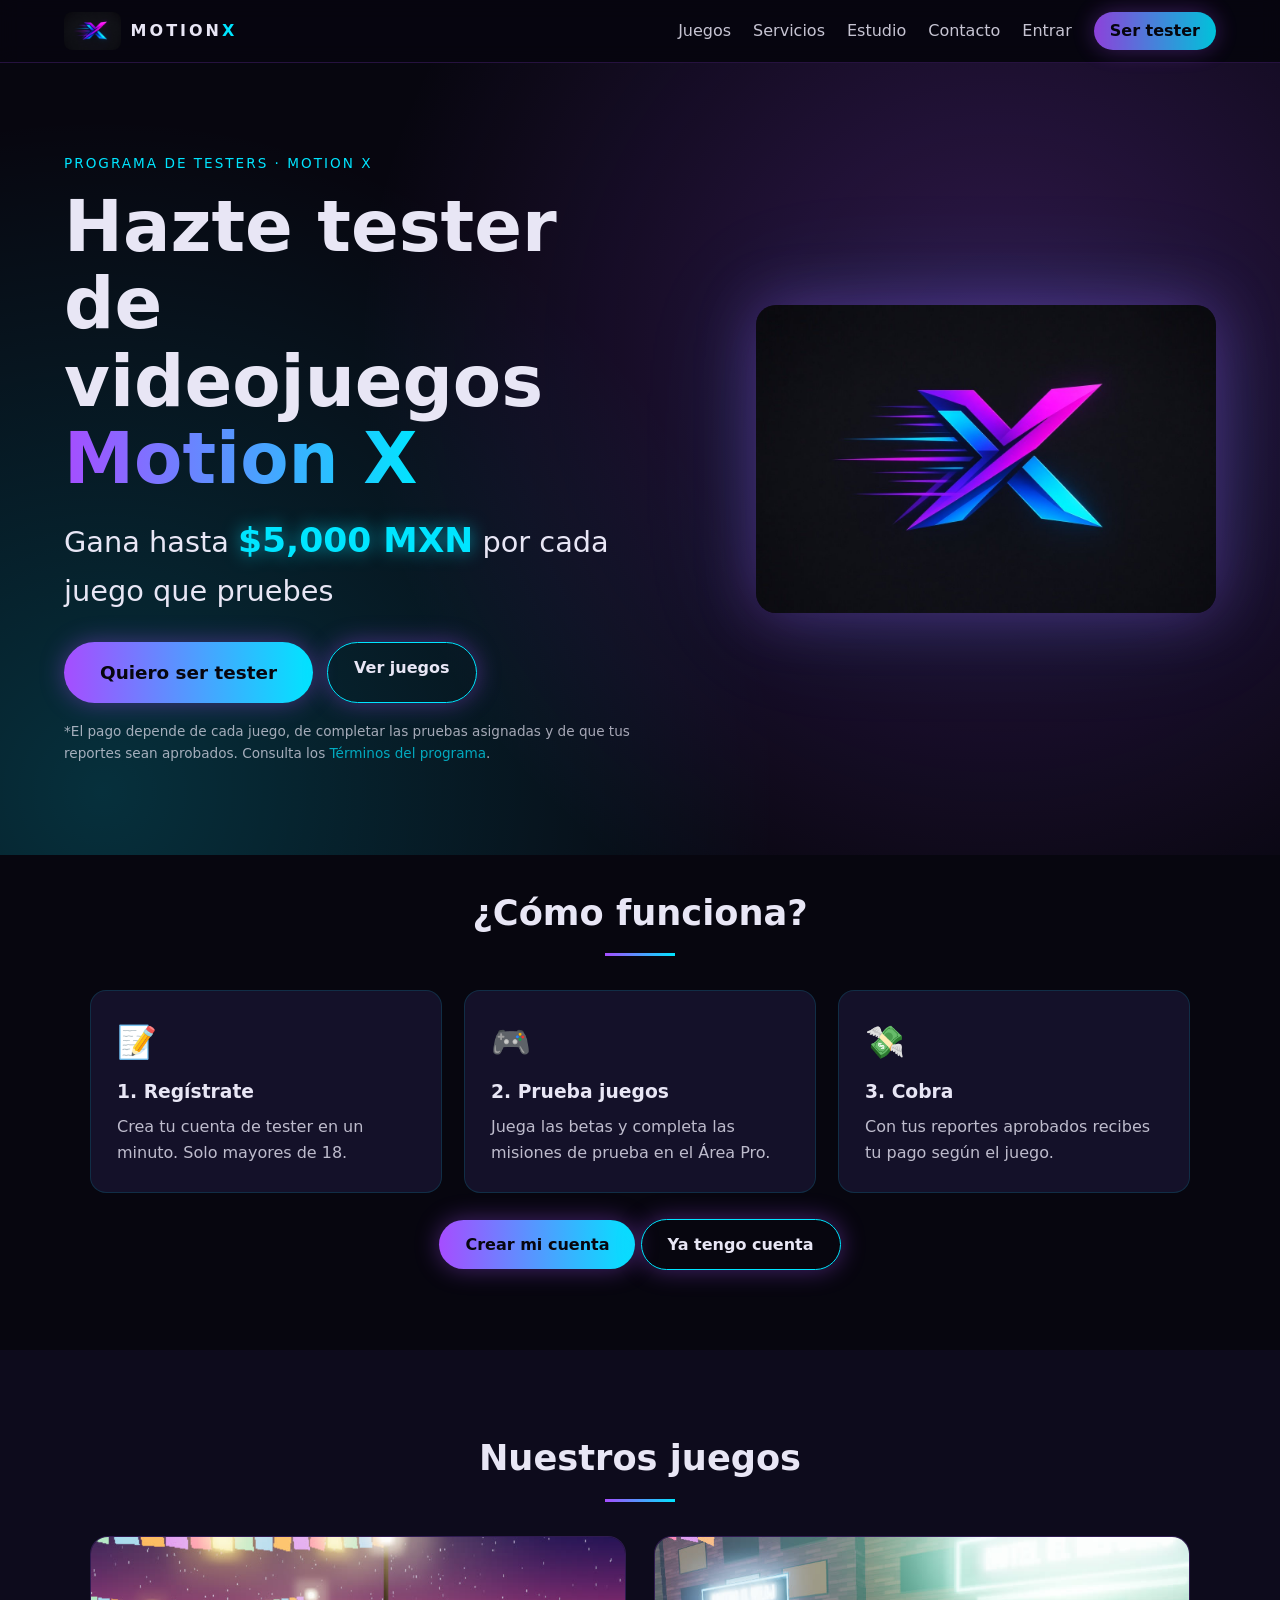
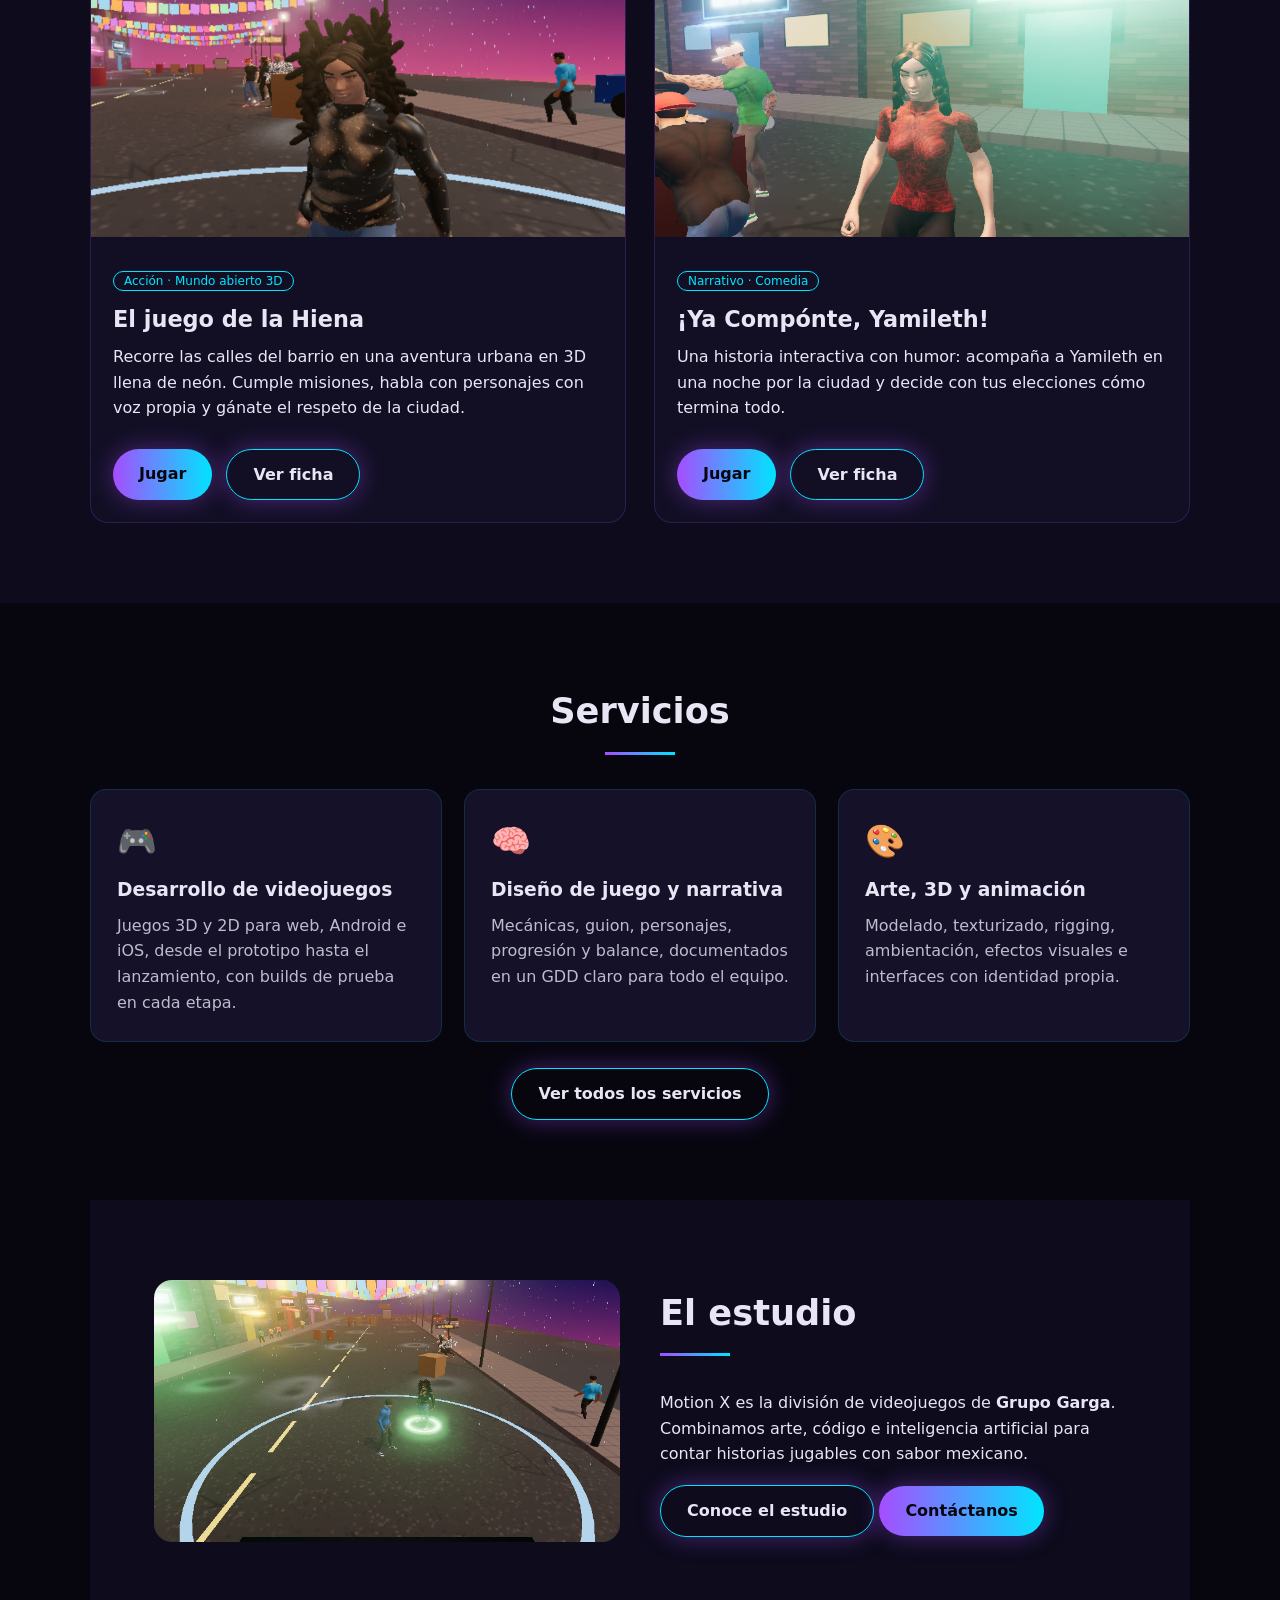
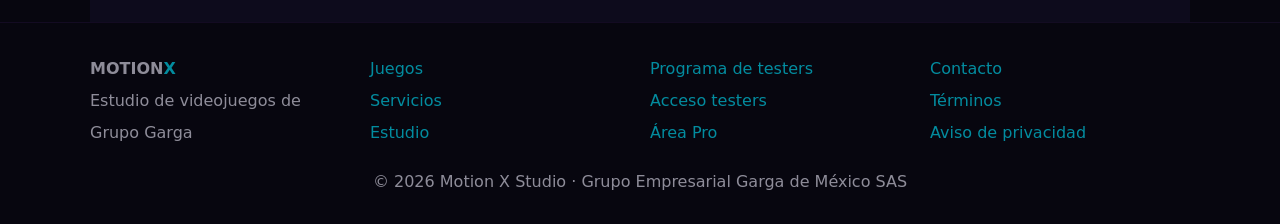
<file: index.html>
<!doctype html><html lang="es"><head><meta charset="utf-8"><meta name="viewport" content="width=device-width,initial-scale=1"><title>Motion X Studio | Creación de videojuegos</title><meta name="description" content="Motion X, estudio de videojuegos de Grupo Garga."><link rel="icon" href="/assets/logo.jpg"><link rel="stylesheet" href="/style.css"></head><body>
<header class="nav"><a href="/" class="brand"><img src="/assets/logo.jpg" alt="Motion X"><span>MOTION<b>X</b></span></a><button class="burger" aria-label="Menú" onclick="document.body.classList.toggle('menu')">☰</button><nav><a href="/juegos/">Juegos</a><a href="/servicios/">Servicios</a><a href="/estudio/">Estudio</a><a href="/contacto/">Contacto</a><a href="/login/">Entrar</a><a href="/registro/" class="btn sm">Ser tester</a></nav></header>
<section class="hero tester"><div class="glow"></div><div class="hero-in">
<p class="tag">Programa de testers · Motion X</p>
<h1>Hazte tester de videojuegos <span class="grad">Motion X</span></h1>
<p class="big">Gana hasta <b class="money">$5,000 MXN</b> por cada juego que pruebes</p>
<div class="cta"><a href="/registro/" class="btn xl">Quiero ser tester</a><a href="/juegos/" class="btn ghost">Ver juegos</a></div><p class="note">*El pago depende de cada juego, de completar las pruebas asignadas y de que tus reportes sean aprobados. Consulta los <a href="/terminos/">Términos del programa</a>.</p></div>
<img class="hero-logo" src="/assets/logo.jpg" alt="Logo Motion X"></section>
<section class="sec strip"><h2>¿Cómo funciona?</h2><div class="grid3">
<div class="svc"><i>📝</i><h3>1. Regístrate</h3><p>Crea tu cuenta de tester en un minuto. Solo mayores de 18.</p></div>
<div class="svc"><i>🎮</i><h3>2. Prueba juegos</h3><p>Juega las betas y completa las misiones de prueba en el Área Pro.</p></div>
<div class="svc"><i>💸</i><h3>3. Cobra</h3><p>Con tus reportes aprobados recibes tu pago según el juego.</p></div></div>
<p class="center" style="margin-top:26px"><a class="btn" href="/registro/">Crear mi cuenta</a> <a class="btn ghost" href="/login/">Ya tengo cuenta</a></p></section>
<section class="sec alt"><h2>Nuestros juegos</h2><div class="grid2"><article class="card"><a href="/juegos/hiena/"><img src="/assets/hiena.jpg" alt="El juego de la Hiena"></a><div class="pad"><span class="pill">Acción · Mundo abierto 3D</span><h3>El juego de la Hiena</h3><p>Recorre las calles del barrio en una aventura urbana en 3D llena de neón. Cumple misiones, habla con personajes con voz propia y gánate el respeto de la ciudad.</p><div class="cta"><a class="btn" href="http://108.181.203.225:10060/" target="_blank" rel="noopener">Jugar</a><a class="btn ghost" href="/juegos/hiena/">Ver ficha</a></div></div></article><article class="card"><a href="/juegos/yamileth/"><img src="/assets/yamileth.jpg" alt="¡Ya Compónte, Yamileth!"></a><div class="pad"><span class="pill">Narrativo · Comedia</span><h3>¡Ya Compónte, Yamileth!</h3><p>Una historia interactiva con humor: acompaña a Yamileth en una noche por la ciudad y decide con tus elecciones cómo termina todo.</p><div class="cta"><a class="btn" href="http://108.181.203.225:10056/" target="_blank" rel="noopener">Jugar</a><a class="btn ghost" href="/juegos/yamileth/">Ver ficha</a></div></div></article></div></section>
<section class="sec"><h2>Servicios</h2><div class="grid3"><div class="svc"><i>🎮</i><h3>Desarrollo de videojuegos</h3><p>Juegos 3D y 2D para web, Android e iOS, desde el prototipo hasta el lanzamiento, con builds de prueba en cada etapa.</p></div><div class="svc"><i>🧠</i><h3>Diseño de juego y narrativa</h3><p>Mecánicas, guion, personajes, progresión y balance, documentados en un GDD claro para todo el equipo.</p></div><div class="svc"><i>🎨</i><h3>Arte, 3D y animación</h3><p>Modelado, texturizado, rigging, ambientación, efectos visuales e interfaces con identidad propia.</p></div></div><p class="center" style="margin-top:26px"><a class="btn ghost" href="/servicios/">Ver todos los servicios</a></p></section>
<section class="sec alt split"><img src="/assets/calle.jpg" alt="Escenario Motion X"><div><h2>El estudio</h2><p>Motion X es la división de videojuegos de <b>Grupo Garga</b>. Combinamos arte, código e inteligencia artificial para contar historias jugables con sabor mexicano.</p><p style="margin-top:18px"><a class="btn ghost" href="/estudio/">Conoce el estudio</a> <a class="btn" href="/contacto/">Contáctanos</a></p></div></section><footer><div class="fcols"><div><b>MOTION<span class="c">X</span></b><br>Estudio de videojuegos de Grupo Garga</div><div><a href="/juegos/">Juegos</a><br><a href="/servicios/">Servicios</a><br><a href="/estudio/">Estudio</a></div><div><a href="/registro/">Programa de testers</a><br><a href="/login/">Acceso testers</a><br><a href="/pro/">Área Pro</a></div><div><a href="/contacto/">Contacto</a><br><a href="/terminos/">Términos</a><br><a href="/privacidad/">Aviso de privacidad</a></div></div><p>© 2026 Motion X Studio · Grupo Empresarial Garga de México SAS</p></footer></body></html>
</file>
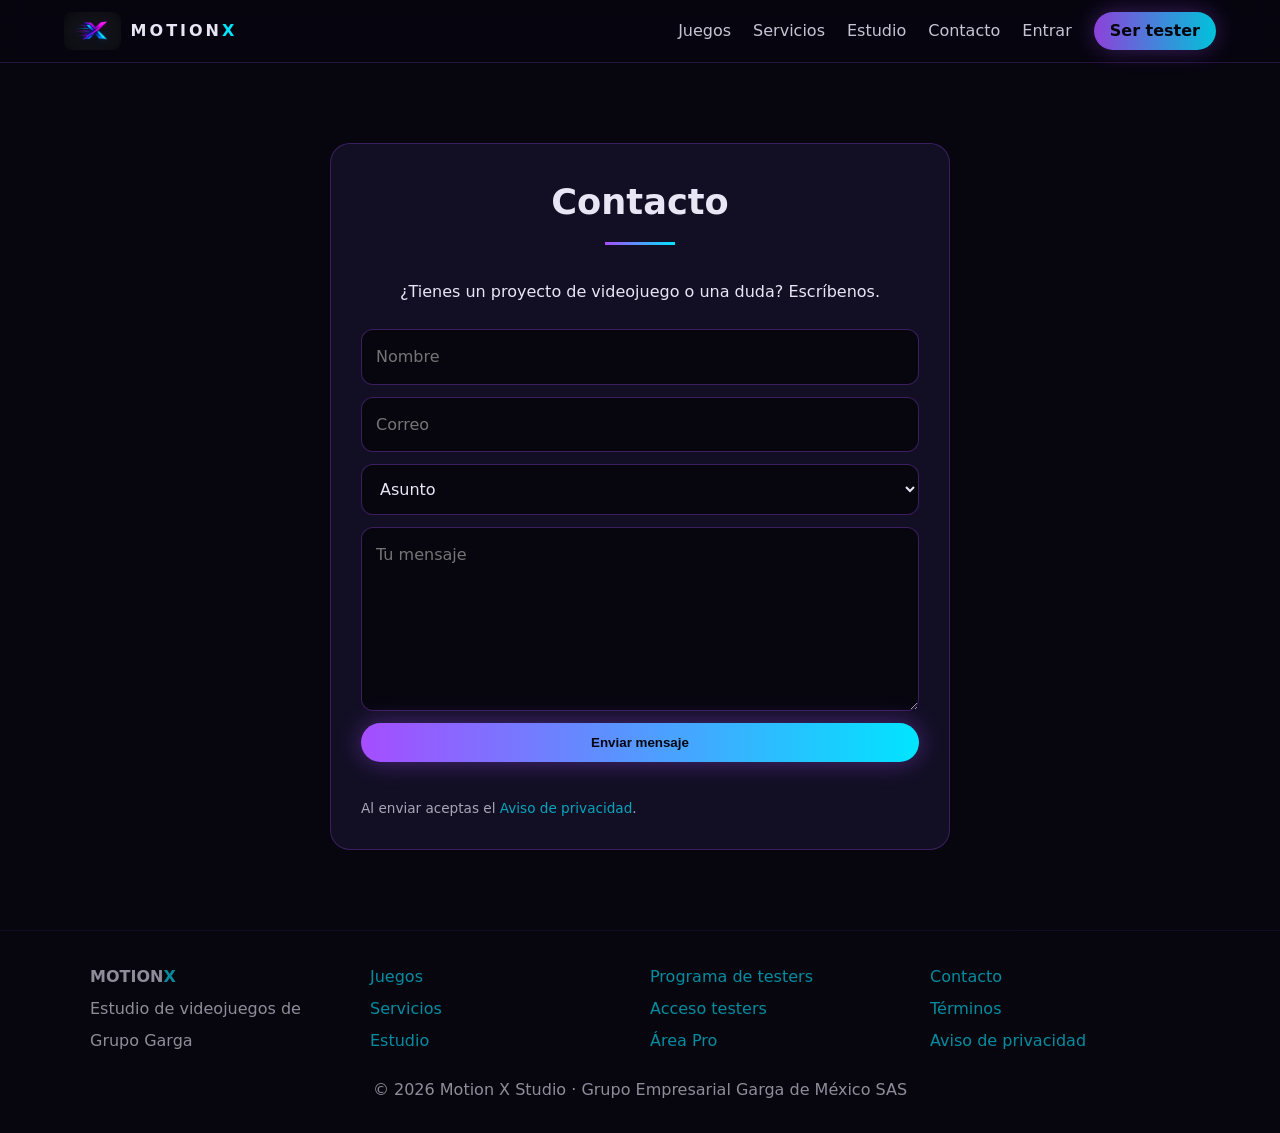
<file: contacto/index.html>
<!doctype html><html lang="es"><head><meta charset="utf-8"><meta name="viewport" content="width=device-width,initial-scale=1"><title>Contacto | Motion X</title><meta name="description" content="Motion X, estudio de videojuegos de Grupo Garga."><link rel="icon" href="/assets/logo.jpg"><link rel="stylesheet" href="/style.css"></head><body>
<header class="nav"><a href="/" class="brand"><img src="/assets/logo.jpg" alt="Motion X"><span>MOTION<b>X</b></span></a><button class="burger" aria-label="Menú" onclick="document.body.classList.toggle('menu')">☰</button><nav><a href="/juegos/">Juegos</a><a href="/servicios/">Servicios</a><a href="/estudio/">Estudio</a><a href="/contacto/">Contacto</a><a href="/login/">Entrar</a><a href="/registro/" class="btn sm">Ser tester</a></nav></header><section class="sec"><div class="box"><h2>Contacto</h2><p class="center">¿Tienes un proyecto de videojuego o una duda? Escríbenos.</p>
<form id="cf" class="form"><input name="nombre" placeholder="Nombre" required maxlength="120"><input name="correo" type="email" placeholder="Correo" required maxlength="160">
<select name="asunto" required><option value="">Asunto</option><option>Desarrollo de videojuego</option><option>Programa de testers</option><option>Prensa</option><option>Alianzas</option><option>Otro</option></select>
<textarea name="mensaje" rows="6" placeholder="Tu mensaje" required minlength="10" maxlength="4000"></textarea><input type="text" name="website" class="hp" tabindex="-1" autocomplete="off">
<button class="btn">Enviar mensaje</button><p id="cmsg" class="center"></p></form>
<p class="note">Al enviar aceptas el <a href="/privacidad/">Aviso de privacidad</a>.</p></div></section>
<script>document.getElementById('cf').addEventListener('submit',async e=>{e.preventDefault();const m=document.getElementById('cmsg');m.textContent='Enviando…';try{const j=await (await fetch('/api/contacto.php',{method:'POST',body:new FormData(e.target)})).json();if(j.ok){e.target.reset();m.textContent='¡Gracias! Recibimos tu mensaje y te responderemos pronto.'}else m.textContent=j.error}catch(x){m.textContent='Error de conexión'}})</script><footer><div class="fcols"><div><b>MOTION<span class="c">X</span></b><br>Estudio de videojuegos de Grupo Garga</div><div><a href="/juegos/">Juegos</a><br><a href="/servicios/">Servicios</a><br><a href="/estudio/">Estudio</a></div><div><a href="/registro/">Programa de testers</a><br><a href="/login/">Acceso testers</a><br><a href="/pro/">Área Pro</a></div><div><a href="/contacto/">Contacto</a><br><a href="/terminos/">Términos</a><br><a href="/privacidad/">Aviso de privacidad</a></div></div><p>© 2026 Motion X Studio · Grupo Empresarial Garga de México SAS</p></footer></body></html>
</file>
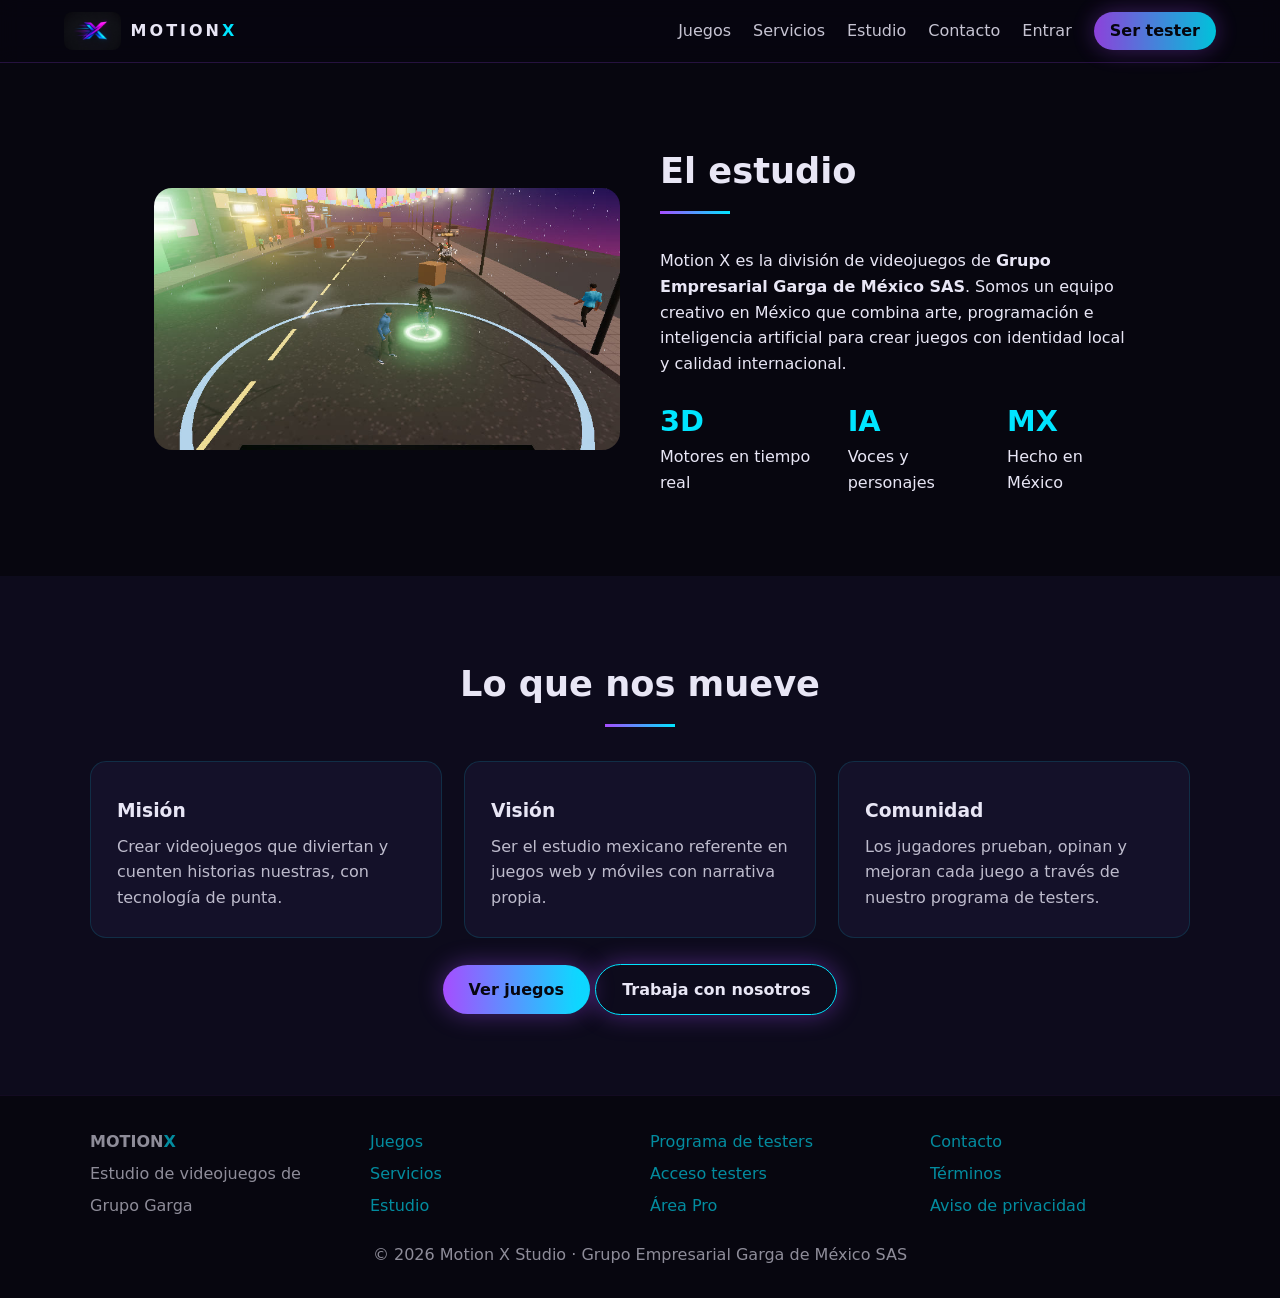
<file: estudio/index.html>
<!doctype html><html lang="es"><head><meta charset="utf-8"><meta name="viewport" content="width=device-width,initial-scale=1"><title>El estudio | Motion X</title><meta name="description" content="Motion X, estudio de videojuegos de Grupo Garga."><link rel="icon" href="/assets/logo.jpg"><link rel="stylesheet" href="/style.css"></head><body>
<header class="nav"><a href="/" class="brand"><img src="/assets/logo.jpg" alt="Motion X"><span>MOTION<b>X</b></span></a><button class="burger" aria-label="Menú" onclick="document.body.classList.toggle('menu')">☰</button><nav><a href="/juegos/">Juegos</a><a href="/servicios/">Servicios</a><a href="/estudio/">Estudio</a><a href="/contacto/">Contacto</a><a href="/login/">Entrar</a><a href="/registro/" class="btn sm">Ser tester</a></nav></header><section class="sec split"><img src="/assets/calle.jpg" alt="Motion X"><div><h2 style="text-align:left">El estudio</h2><p>Motion X es la división de videojuegos de <b>Grupo Empresarial Garga de México SAS</b>. Somos un equipo creativo en México que combina arte, programación e inteligencia artificial para crear juegos con identidad local y calidad internacional.</p>
<ul class="stats"><li><b>3D</b>Motores en tiempo real</li><li><b>IA</b>Voces y personajes</li><li><b>MX</b>Hecho en México</li></ul></div></section>
<section class="sec alt"><h2>Lo que nos mueve</h2><div class="grid3"><div class="svc"><h3>Misión</h3><p>Crear videojuegos que diviertan y cuenten historias nuestras, con tecnología de punta.</p></div><div class="svc"><h3>Visión</h3><p>Ser el estudio mexicano referente en juegos web y móviles con narrativa propia.</p></div><div class="svc"><h3>Comunidad</h3><p>Los jugadores prueban, opinan y mejoran cada juego a través de nuestro programa de testers.</p></div></div>
<p class="center" style="margin-top:26px"><a class="btn" href="/juegos/">Ver juegos</a> <a class="btn ghost" href="/contacto/">Trabaja con nosotros</a></p></section><footer><div class="fcols"><div><b>MOTION<span class="c">X</span></b><br>Estudio de videojuegos de Grupo Garga</div><div><a href="/juegos/">Juegos</a><br><a href="/servicios/">Servicios</a><br><a href="/estudio/">Estudio</a></div><div><a href="/registro/">Programa de testers</a><br><a href="/login/">Acceso testers</a><br><a href="/pro/">Área Pro</a></div><div><a href="/contacto/">Contacto</a><br><a href="/terminos/">Términos</a><br><a href="/privacidad/">Aviso de privacidad</a></div></div><p>© 2026 Motion X Studio · Grupo Empresarial Garga de México SAS</p></footer></body></html>
</file>
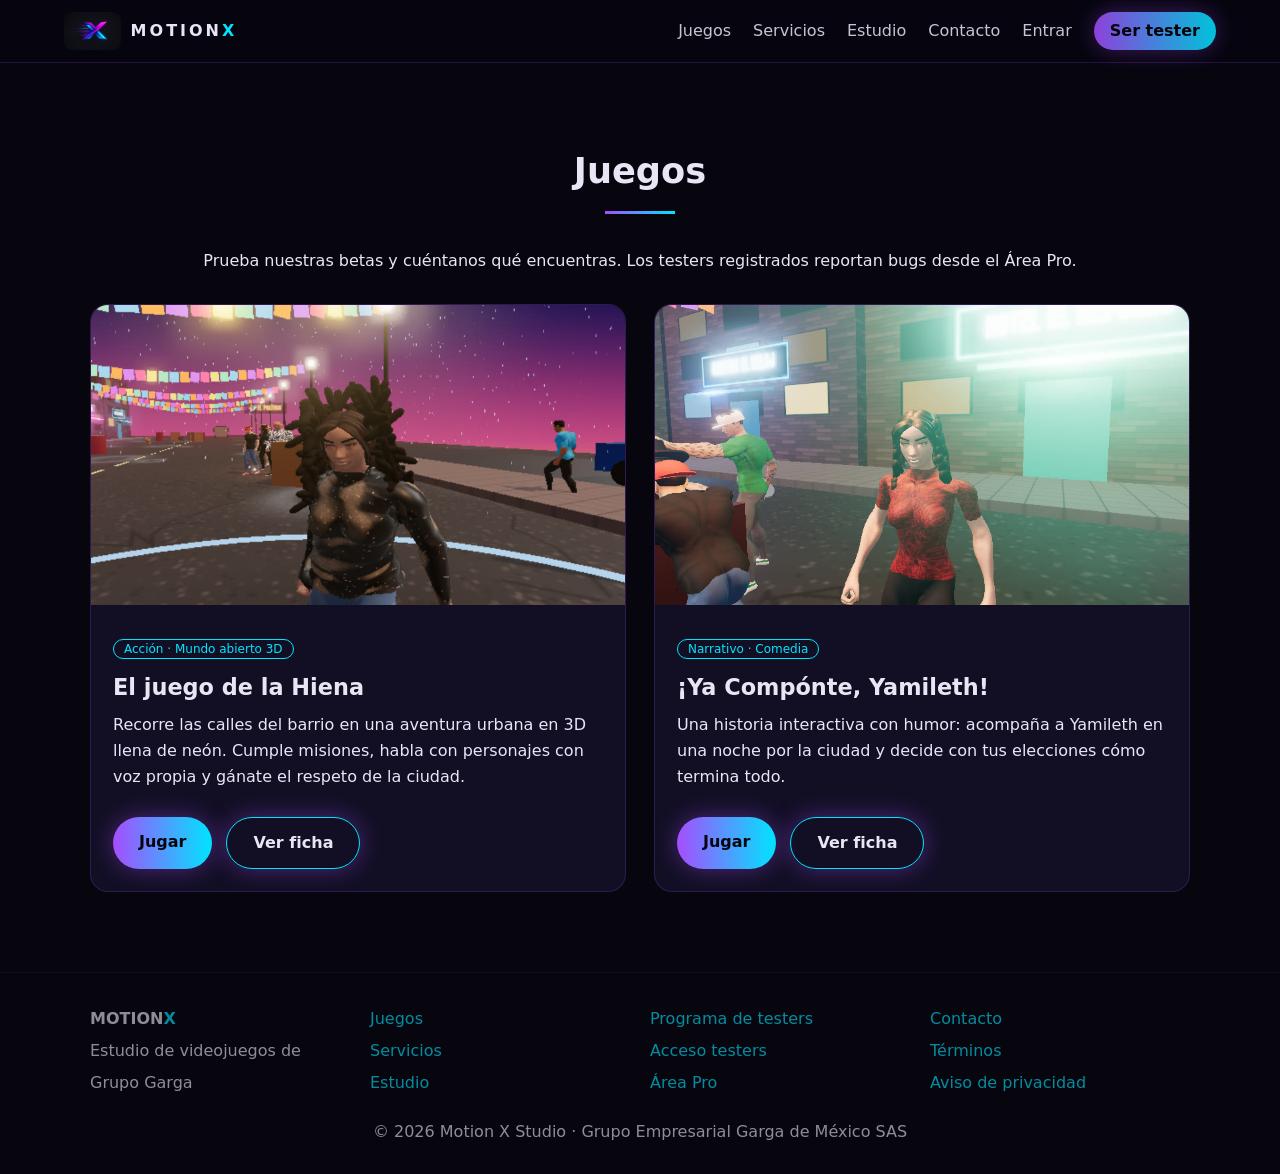
<file: juegos/index.html>
<!doctype html><html lang="es"><head><meta charset="utf-8"><meta name="viewport" content="width=device-width,initial-scale=1"><title>Juegos | Motion X</title><meta name="description" content="Motion X, estudio de videojuegos de Grupo Garga."><link rel="icon" href="/assets/logo.jpg"><link rel="stylesheet" href="/style.css"></head><body>
<header class="nav"><a href="/" class="brand"><img src="/assets/logo.jpg" alt="Motion X"><span>MOTION<b>X</b></span></a><button class="burger" aria-label="Menú" onclick="document.body.classList.toggle('menu')">☰</button><nav><a href="/juegos/">Juegos</a><a href="/servicios/">Servicios</a><a href="/estudio/">Estudio</a><a href="/contacto/">Contacto</a><a href="/login/">Entrar</a><a href="/registro/" class="btn sm">Ser tester</a></nav></header><section class="sec"><h2>Juegos</h2><p class="center">Prueba nuestras betas y cuéntanos qué encuentras. Los testers registrados reportan bugs desde el <a href="/pro/">Área Pro</a>.</p><div class="grid2" style="margin-top:30px"><article class="card"><a href="/juegos/hiena/"><img src="/assets/hiena.jpg" alt="El juego de la Hiena"></a><div class="pad"><span class="pill">Acción · Mundo abierto 3D</span><h3>El juego de la Hiena</h3><p>Recorre las calles del barrio en una aventura urbana en 3D llena de neón. Cumple misiones, habla con personajes con voz propia y gánate el respeto de la ciudad.</p><div class="cta"><a class="btn" href="http://108.181.203.225:10060/" target="_blank" rel="noopener">Jugar</a><a class="btn ghost" href="/juegos/hiena/">Ver ficha</a></div></div></article><article class="card"><a href="/juegos/yamileth/"><img src="/assets/yamileth.jpg" alt="¡Ya Compónte, Yamileth!"></a><div class="pad"><span class="pill">Narrativo · Comedia</span><h3>¡Ya Compónte, Yamileth!</h3><p>Una historia interactiva con humor: acompaña a Yamileth en una noche por la ciudad y decide con tus elecciones cómo termina todo.</p><div class="cta"><a class="btn" href="http://108.181.203.225:10056/" target="_blank" rel="noopener">Jugar</a><a class="btn ghost" href="/juegos/yamileth/">Ver ficha</a></div></div></article></div></section><footer><div class="fcols"><div><b>MOTION<span class="c">X</span></b><br>Estudio de videojuegos de Grupo Garga</div><div><a href="/juegos/">Juegos</a><br><a href="/servicios/">Servicios</a><br><a href="/estudio/">Estudio</a></div><div><a href="/registro/">Programa de testers</a><br><a href="/login/">Acceso testers</a><br><a href="/pro/">Área Pro</a></div><div><a href="/contacto/">Contacto</a><br><a href="/terminos/">Términos</a><br><a href="/privacidad/">Aviso de privacidad</a></div></div><p>© 2026 Motion X Studio · Grupo Empresarial Garga de México SAS</p></footer></body></html>
</file>
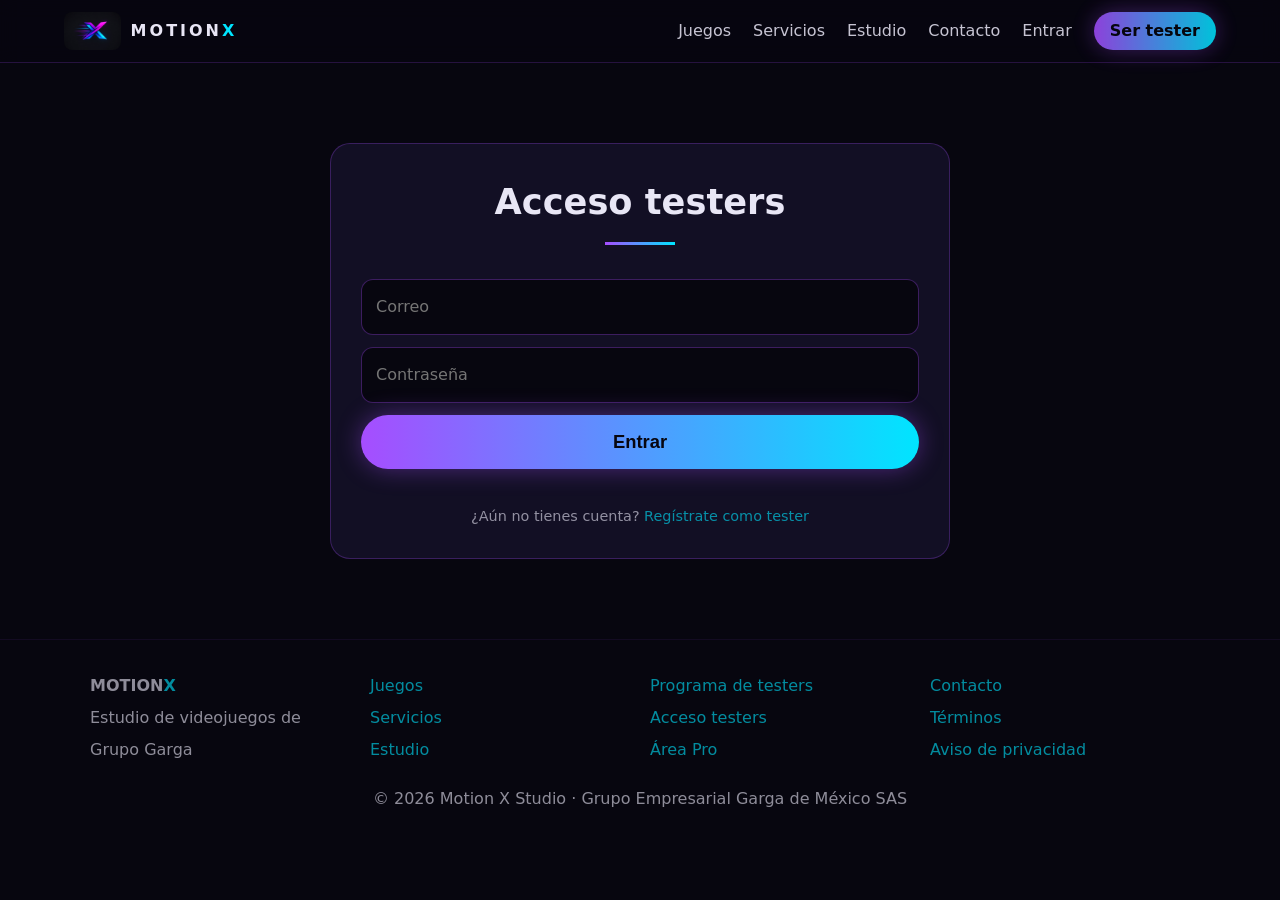
<file: login/index.html>
<!doctype html><html lang="es"><head><meta charset="utf-8"><meta name="viewport" content="width=device-width,initial-scale=1"><title>Acceso testers | Motion X</title><meta name="description" content="Motion X, estudio de videojuegos de Grupo Garga."><link rel="icon" href="/assets/logo.jpg"><link rel="stylesheet" href="/style.css"></head><body>
<header class="nav"><a href="/" class="brand"><img src="/assets/logo.jpg" alt="Motion X"><span>MOTION<b>X</b></span></a><button class="burger" aria-label="Menú" onclick="document.body.classList.toggle('menu')">☰</button><nav><a href="/juegos/">Juegos</a><a href="/servicios/">Servicios</a><a href="/estudio/">Estudio</a><a href="/contacto/">Contacto</a><a href="/login/">Entrar</a><a href="/registro/" class="btn sm">Ser tester</a></nav></header><section class="sec"><div class="box"><h2>Acceso testers</h2>
<form id="lf" class="form"><input name="correo" type="email" placeholder="Correo" required><input name="password" type="password" placeholder="Contraseña" required><button class="btn xl">Entrar</button><p id="lmsg" class="center"></p></form>
<p class="center small">¿Aún no tienes cuenta? <a class="c" href="/registro/">Regístrate como tester</a></p></div></section>
<script>document.getElementById('lf').addEventListener('submit',async e=>{e.preventDefault();const m=document.getElementById('lmsg');m.textContent='Entrando…';try{const j=await (await fetch('/api/login.php',{method:'POST',body:new FormData(e.target),credentials:'same-origin'})).json();if(j.ok)location.href='/pro/';else m.textContent=j.error}catch(x){m.textContent='Error de conexión'}})</script><footer><div class="fcols"><div><b>MOTION<span class="c">X</span></b><br>Estudio de videojuegos de Grupo Garga</div><div><a href="/juegos/">Juegos</a><br><a href="/servicios/">Servicios</a><br><a href="/estudio/">Estudio</a></div><div><a href="/registro/">Programa de testers</a><br><a href="/login/">Acceso testers</a><br><a href="/pro/">Área Pro</a></div><div><a href="/contacto/">Contacto</a><br><a href="/terminos/">Términos</a><br><a href="/privacidad/">Aviso de privacidad</a></div></div><p>© 2026 Motion X Studio · Grupo Empresarial Garga de México SAS</p></footer></body></html>
</file>
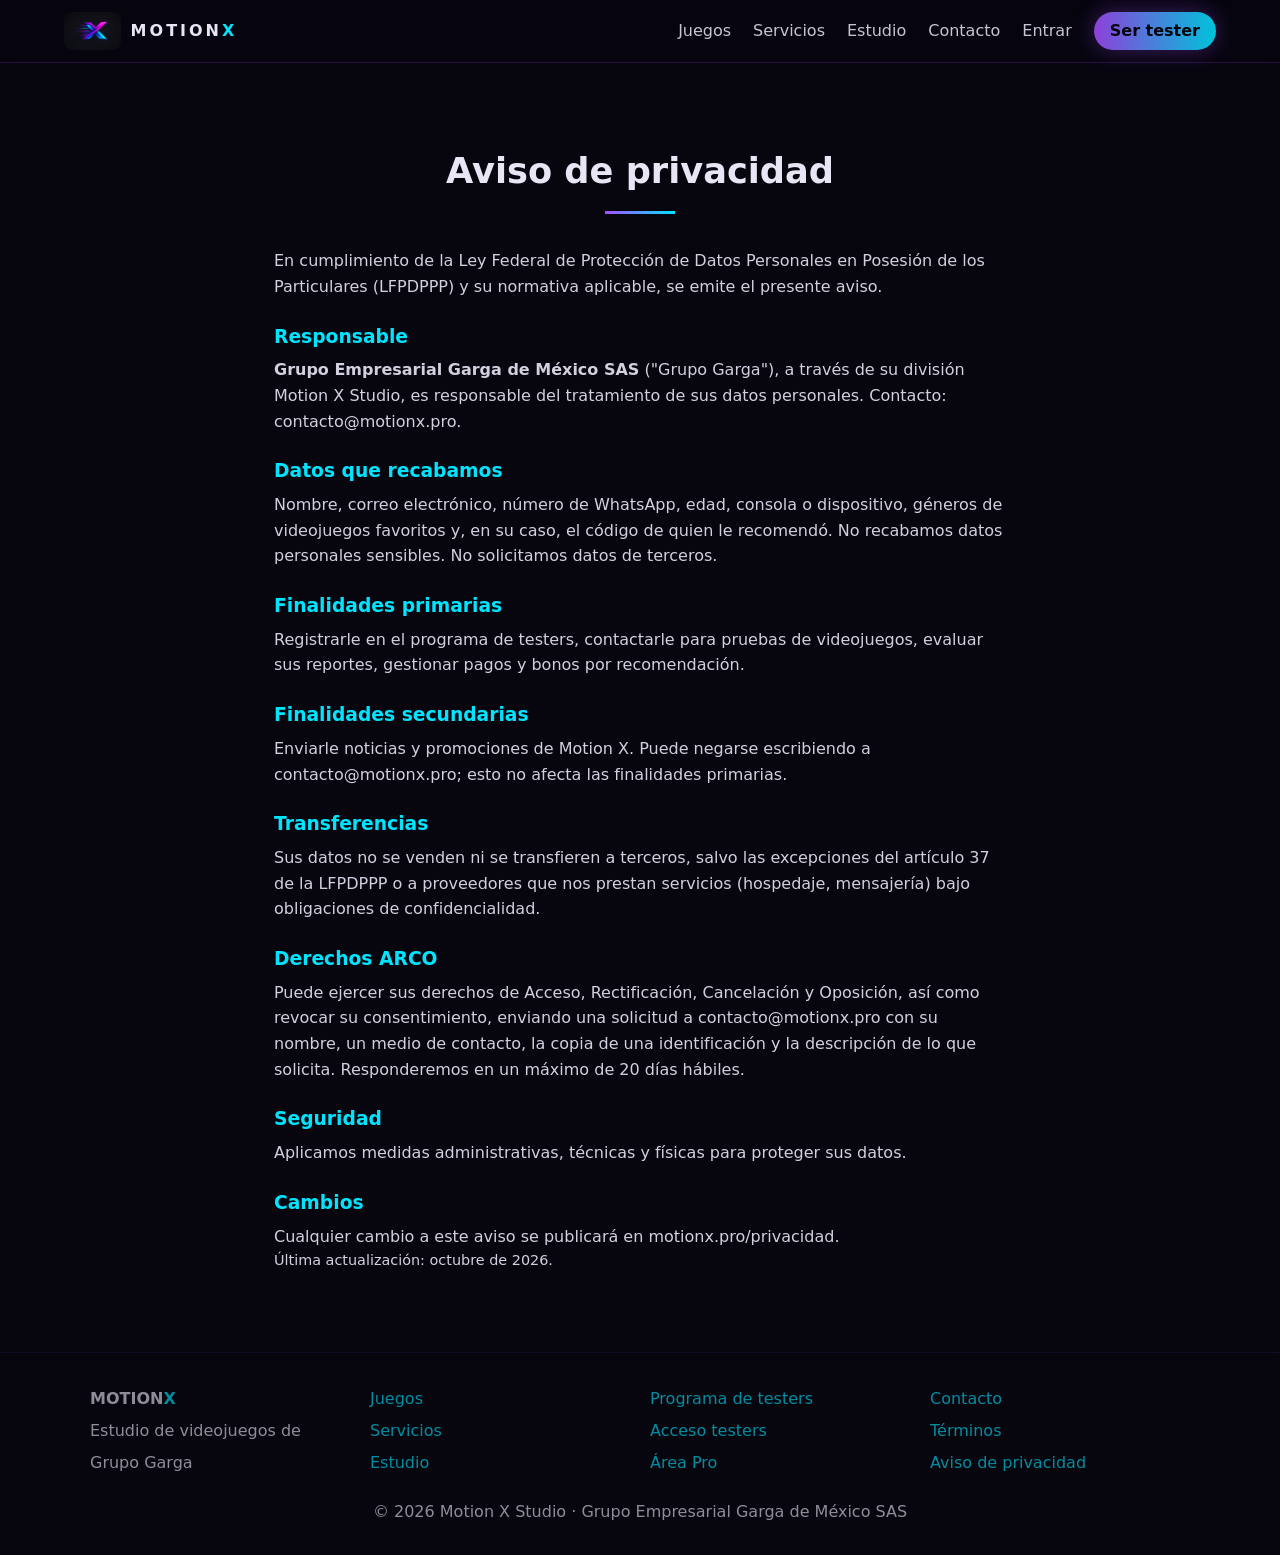
<file: privacidad/index.html>
<!doctype html><html lang="es"><head><meta charset="utf-8"><meta name="viewport" content="width=device-width,initial-scale=1"><title>Aviso de privacidad | Motion X</title><meta name="description" content="Motion X, estudio de videojuegos de Grupo Garga."><link rel="icon" href="/assets/logo.jpg"><link rel="stylesheet" href="/style.css"></head><body>
<header class="nav"><a href="/" class="brand"><img src="/assets/logo.jpg" alt="Motion X"><span>MOTION<b>X</b></span></a><button class="burger" aria-label="Menú" onclick="document.body.classList.toggle('menu')">☰</button><nav><a href="/juegos/">Juegos</a><a href="/servicios/">Servicios</a><a href="/estudio/">Estudio</a><a href="/contacto/">Contacto</a><a href="/login/">Entrar</a><a href="/registro/" class="btn sm">Ser tester</a></nav></header><section class="sec legal"><h2>Aviso de privacidad</h2>
<p>En cumplimiento de la Ley Federal de Protección de Datos Personales en Posesión de los Particulares (LFPDPPP) y su normativa aplicable, se emite el presente aviso.</p>
<h3>Responsable</h3><p><b>Grupo Empresarial Garga de México SAS</b> ("Grupo Garga"), a través de su división Motion X Studio, es responsable del tratamiento de sus datos personales. Contacto: contacto@motionx.pro.</p>
<h3>Datos que recabamos</h3><p>Nombre, correo electrónico, número de WhatsApp, edad, consola o dispositivo, géneros de videojuegos favoritos y, en su caso, el código de quien le recomendó. No recabamos datos personales sensibles. No solicitamos datos de terceros.</p>
<h3>Finalidades primarias</h3><p>Registrarle en el programa de testers, contactarle para pruebas de videojuegos, evaluar sus reportes, gestionar pagos y bonos por recomendación.</p>
<h3>Finalidades secundarias</h3><p>Enviarle noticias y promociones de Motion X. Puede negarse escribiendo a contacto@motionx.pro; esto no afecta las finalidades primarias.</p>
<h3>Transferencias</h3><p>Sus datos no se venden ni se transfieren a terceros, salvo las excepciones del artículo 37 de la LFPDPPP o a proveedores que nos prestan servicios (hospedaje, mensajería) bajo obligaciones de confidencialidad.</p>
<h3>Derechos ARCO</h3><p>Puede ejercer sus derechos de Acceso, Rectificación, Cancelación y Oposición, así como revocar su consentimiento, enviando una solicitud a contacto@motionx.pro con su nombre, un medio de contacto, la copia de una identificación y la descripción de lo que solicita. Responderemos en un máximo de 20 días hábiles.</p>
<h3>Seguridad</h3><p>Aplicamos medidas administrativas, técnicas y físicas para proteger sus datos.</p>
<h3>Cambios</h3><p>Cualquier cambio a este aviso se publicará en motionx.pro/privacidad.</p>
<p class="small">Última actualización: octubre de 2026.</p></section><footer><div class="fcols"><div><b>MOTION<span class="c">X</span></b><br>Estudio de videojuegos de Grupo Garga</div><div><a href="/juegos/">Juegos</a><br><a href="/servicios/">Servicios</a><br><a href="/estudio/">Estudio</a></div><div><a href="/registro/">Programa de testers</a><br><a href="/login/">Acceso testers</a><br><a href="/pro/">Área Pro</a></div><div><a href="/contacto/">Contacto</a><br><a href="/terminos/">Términos</a><br><a href="/privacidad/">Aviso de privacidad</a></div></div><p>© 2026 Motion X Studio · Grupo Empresarial Garga de México SAS</p></footer></body></html>
</file>
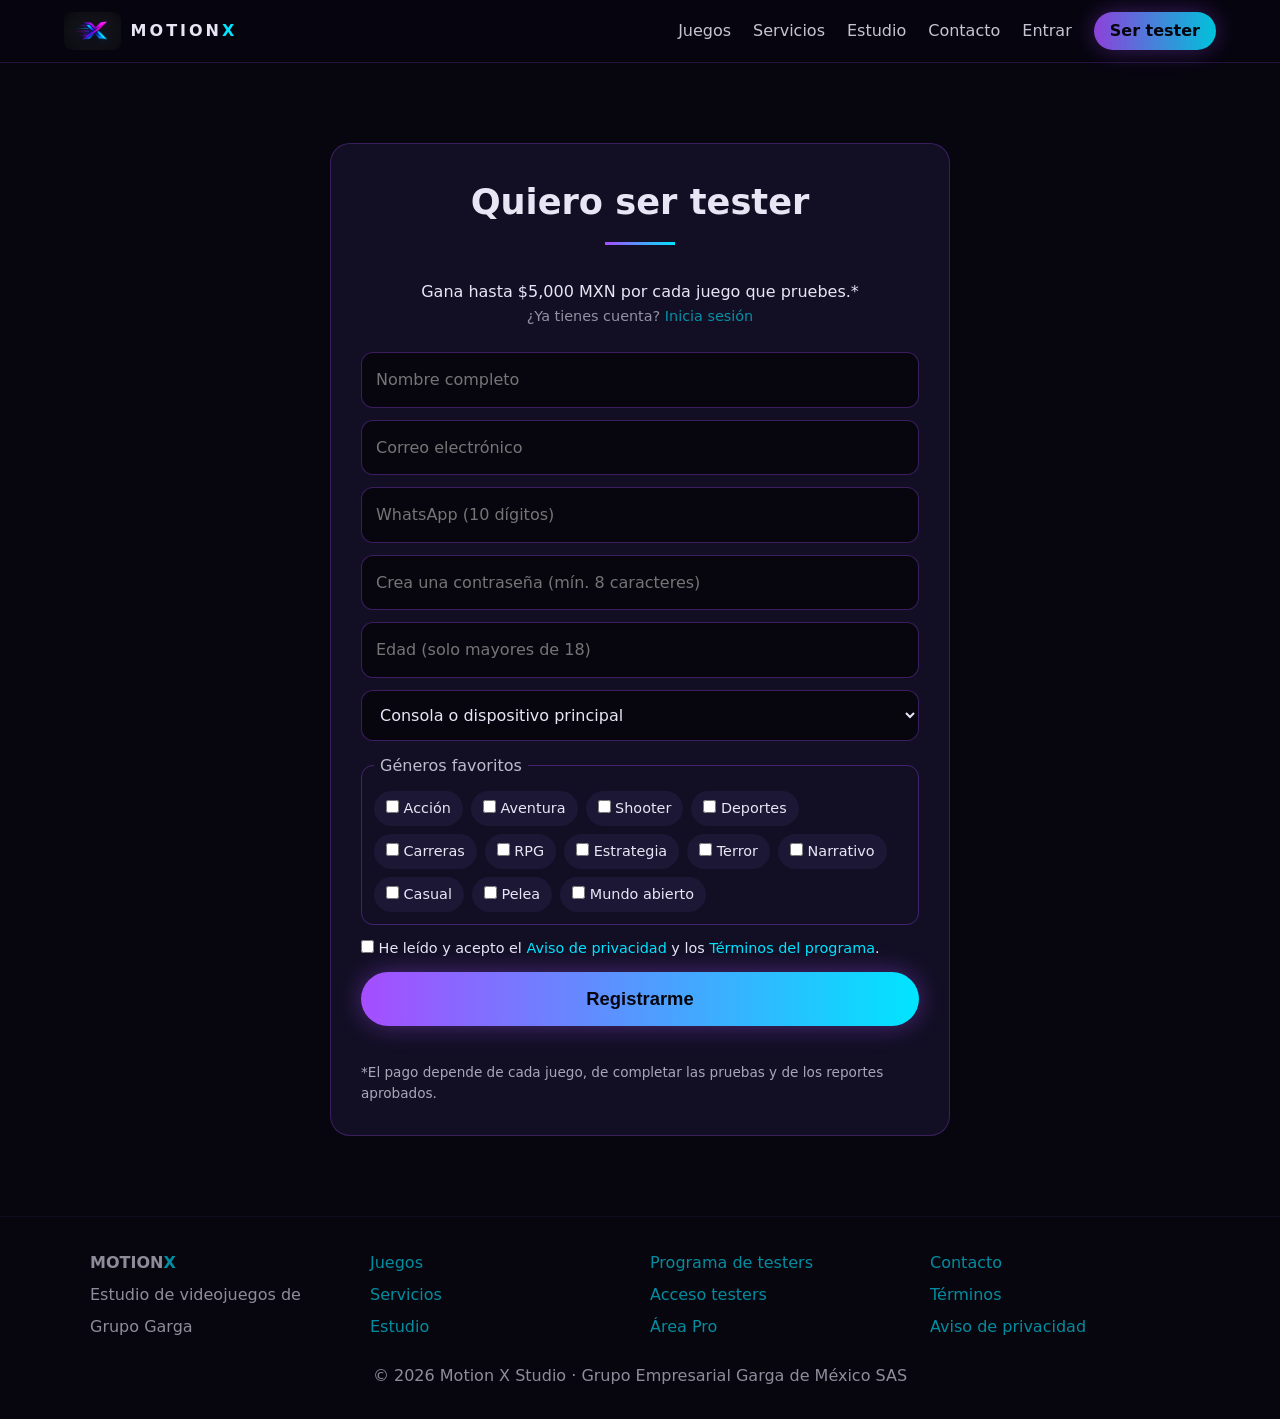
<file: registro/index.html>
<!doctype html><html lang="es"><head><meta charset="utf-8"><meta name="viewport" content="width=device-width,initial-scale=1"><title>Registro de testers | Motion X</title><meta name="description" content="Motion X, estudio de videojuegos de Grupo Garga."><link rel="icon" href="/assets/logo.jpg"><link rel="stylesheet" href="/style.css"></head><body>
<header class="nav"><a href="/" class="brand"><img src="/assets/logo.jpg" alt="Motion X"><span>MOTION<b>X</b></span></a><button class="burger" aria-label="Menú" onclick="document.body.classList.toggle('menu')">☰</button><nav><a href="/juegos/">Juegos</a><a href="/servicios/">Servicios</a><a href="/estudio/">Estudio</a><a href="/contacto/">Contacto</a><a href="/login/">Entrar</a><a href="/registro/" class="btn sm">Ser tester</a></nav></header><section class="sec"><div class="box">
<div id="formwrap"><h2>Quiero ser tester</h2><p class="center">Gana hasta $5,000 MXN por cada juego que pruebes.*</p><p class="center small">¿Ya tienes cuenta? <a class="c" href="/login/">Inicia sesión</a></p>
<form id="f" class="form">
<input name="nombre" placeholder="Nombre completo" required maxlength="120">
<input name="correo" type="email" placeholder="Correo electrónico" required maxlength="160">
<input name="whatsapp" type="tel" placeholder="WhatsApp (10 dígitos)" required pattern="[0-9+ ]{10,15}">
<input name="password" type="password" placeholder="Crea una contraseña (mín. 8 caracteres)" required minlength="8" maxlength="72" autocomplete="new-password">
<input name="edad" type="number" min="18" max="99" placeholder="Edad (solo mayores de 18)" required>
<select name="dispositivo" required><option value="">Consola o dispositivo principal</option><option>PC</option><option>PlayStation</option><option>Xbox</option><option>Nintendo Switch</option><option>Android</option><option>iPhone / iPad</option><option>Otro</option></select>
<fieldset class="chips"><legend>Géneros favoritos</legend>
<label><input type="checkbox" name="generos[]" value="Acción"> Acción</label><label><input type="checkbox" name="generos[]" value="Aventura"> Aventura</label><label><input type="checkbox" name="generos[]" value="Shooter"> Shooter</label><label><input type="checkbox" name="generos[]" value="Deportes"> Deportes</label><label><input type="checkbox" name="generos[]" value="Carreras"> Carreras</label><label><input type="checkbox" name="generos[]" value="RPG"> RPG</label><label><input type="checkbox" name="generos[]" value="Estrategia"> Estrategia</label><label><input type="checkbox" name="generos[]" value="Terror"> Terror</label><label><input type="checkbox" name="generos[]" value="Narrativo"> Narrativo</label><label><input type="checkbox" name="generos[]" value="Casual"> Casual</label><label><input type="checkbox" name="generos[]" value="Pelea"> Pelea</label><label><input type="checkbox" name="generos[]" value="Mundo abierto"> Mundo abierto</label></fieldset>
<input type="hidden" name="ref" id="ref"><input type="text" name="website" class="hp" tabindex="-1" autocomplete="off">
<label class="chk"><input type="checkbox" name="privacidad" value="1" required> He leído y acepto el <a href="/privacidad/" target="_blank">Aviso de privacidad</a> y los <a href="/terminos/" target="_blank">Términos del programa</a>.</label>
<button class="btn xl">Registrarme</button><p id="msg" class="center"></p></form>
<p class="note">*El pago depende de cada juego, de completar las pruebas y de los reportes aprobados.</p></div>
<div id="ok" hidden><h2>¡Ya eres tester Motion X!</h2><p class="center">Tu cuenta está lista. Entra al <a class="c" href="/pro/">Área Pro</a>: se desbloquea completa cuando 2 personas se registren con tu link.</p><p class="center" style="margin-top:12px"><a class="btn" href="/pro/">Ir al Área Pro</a></p>
<div class="reflink"><p><b>Gana $2,599 MXN por cada amigo o familiar que se registre como tester con tu link</b></p>
<input id="link" readonly><div class="cta center-row"><button class="btn" id="copy">Copiar link</button><a class="btn wa" id="wa" target="_blank">Compartir por WhatsApp</a><a class="btn fb" id="fb" target="_blank">Compartir en Facebook</a></div>
<p class="note">Comparte tu link tú mismo; nunca te pediremos datos de otras personas. Bono sujeto a los <a href="/terminos/">Términos</a>.</p></div></div>
</div></section>
<script>
const q=new URLSearchParams(location.search);const r=(q.get('ref')||'').replace(/[^A-Za-z0-9]/g,'').slice(0,12);document.getElementById('ref').value=r;
document.getElementById('f').addEventListener('submit',async e=>{e.preventDefault();const m=document.getElementById('msg');m.textContent='Enviando…';
const fd=new FormData(e.target);try{const res=await fetch('/api/registro.php',{method:'POST',body:fd});const j=await res.json();
if(!j.ok){m.textContent=j.error||'Error';return}const link=location.origin+'/registro/?ref='+j.codigo;
document.getElementById('link').value=link;const t='¡Hazte tester de videojuegos Motion X y gana hasta $5,000 MXN por juego! Regístrate aquí: '+link;
document.getElementById('wa').href='https://wa.me/?text='+encodeURIComponent(t);document.getElementById('fb').href='https://www.facebook.com/sharer/sharer.php?u='+encodeURIComponent(link);
document.getElementById('formwrap').hidden=true;document.getElementById('ok').hidden=false;}catch(x){m.textContent='Error de conexión'}});
document.getElementById('copy').onclick=()=>{const l=document.getElementById('link');l.select();navigator.clipboard&&navigator.clipboard.writeText(l.value);document.getElementById('copy').textContent='¡Copiado!'};
</script><footer><div class="fcols"><div><b>MOTION<span class="c">X</span></b><br>Estudio de videojuegos de Grupo Garga</div><div><a href="/juegos/">Juegos</a><br><a href="/servicios/">Servicios</a><br><a href="/estudio/">Estudio</a></div><div><a href="/registro/">Programa de testers</a><br><a href="/login/">Acceso testers</a><br><a href="/pro/">Área Pro</a></div><div><a href="/contacto/">Contacto</a><br><a href="/terminos/">Términos</a><br><a href="/privacidad/">Aviso de privacidad</a></div></div><p>© 2026 Motion X Studio · Grupo Empresarial Garga de México SAS</p></footer></body></html>
</file>
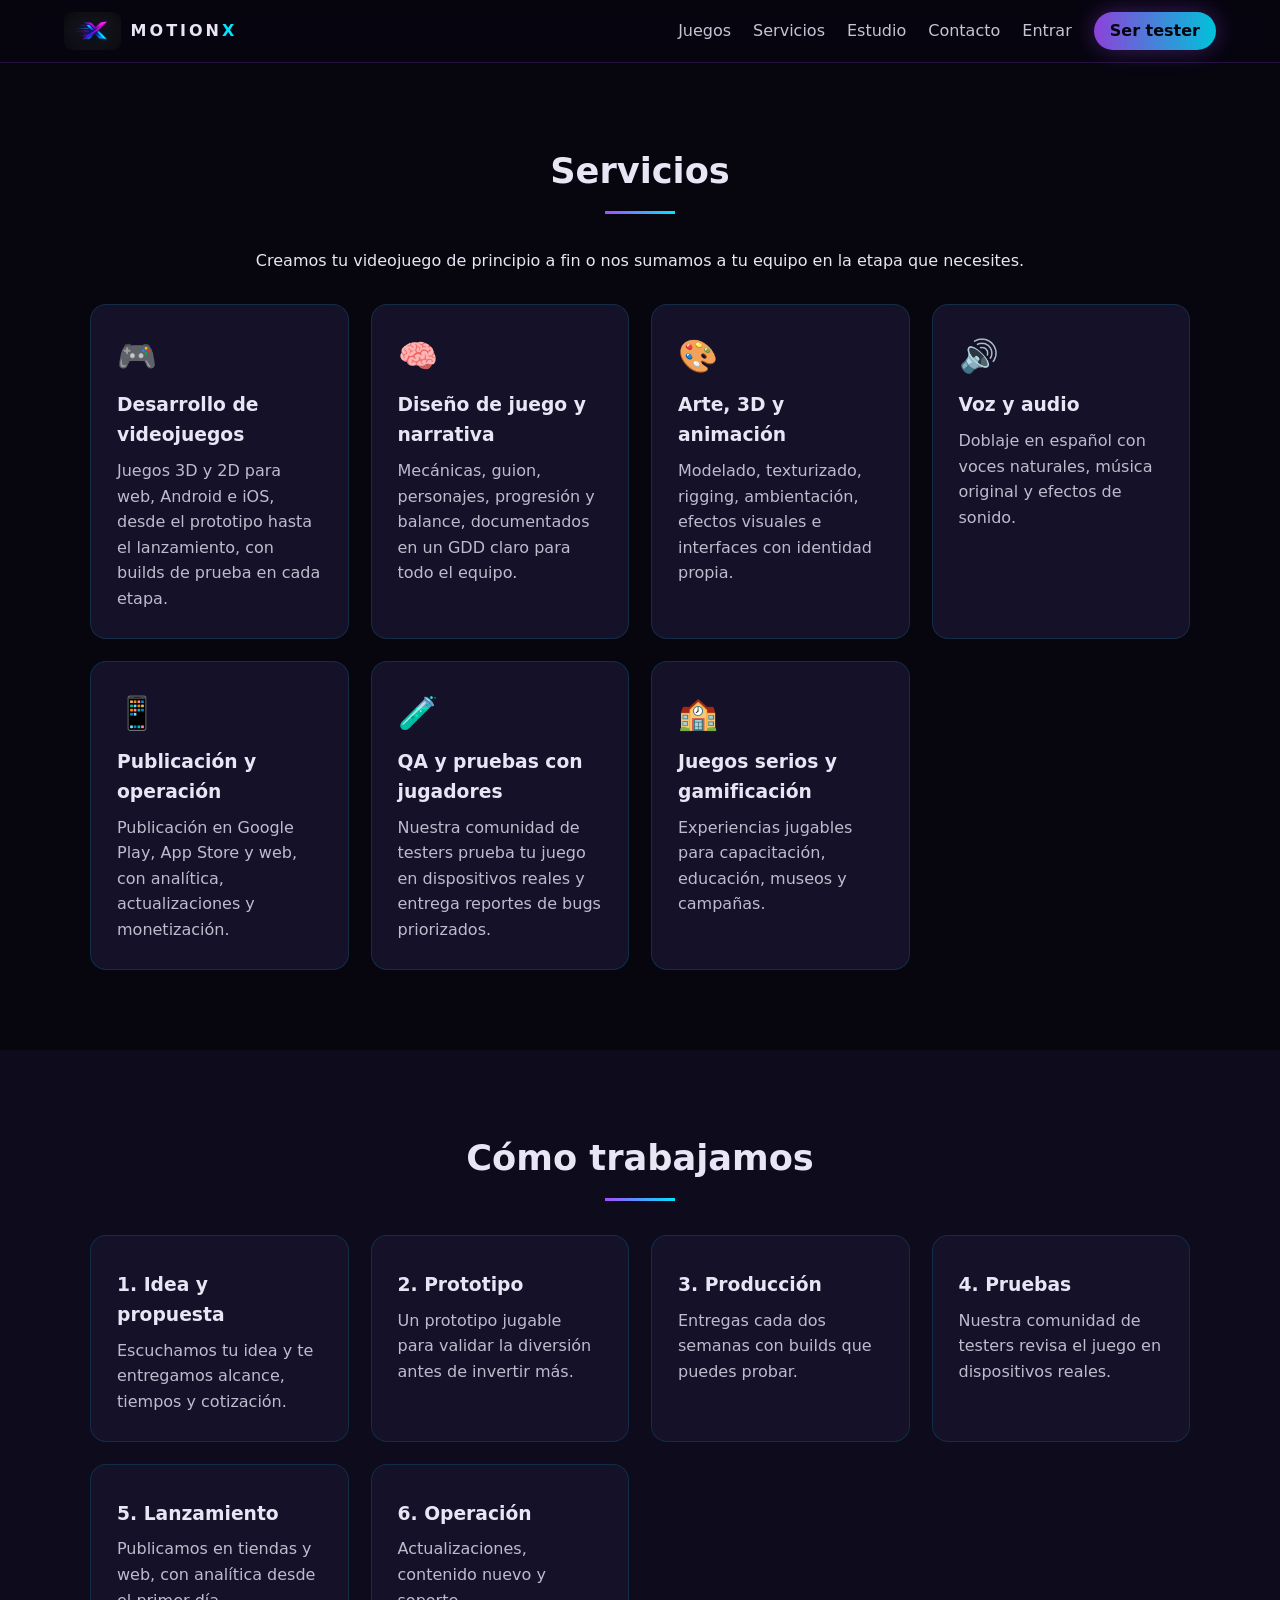
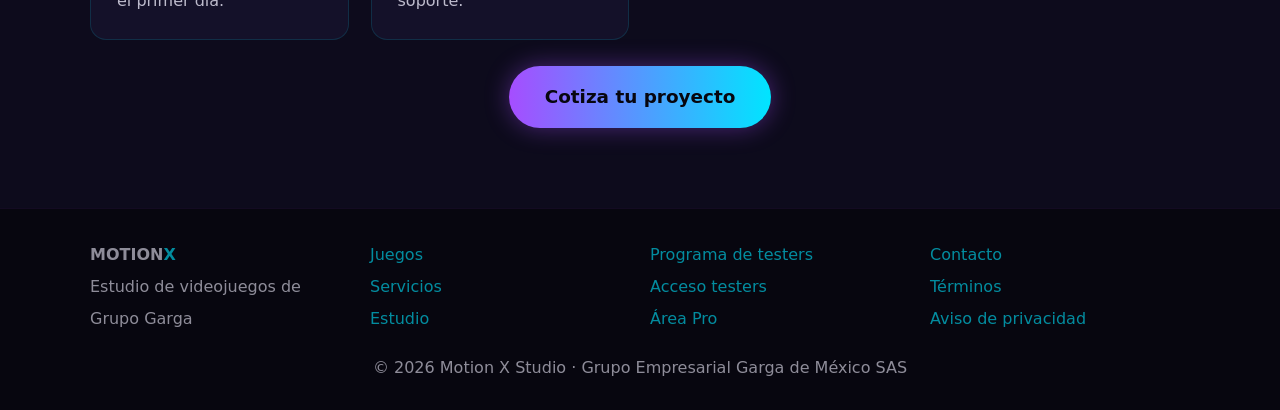
<file: servicios/index.html>
<!doctype html><html lang="es"><head><meta charset="utf-8"><meta name="viewport" content="width=device-width,initial-scale=1"><title>Servicios | Motion X</title><meta name="description" content="Motion X, estudio de videojuegos de Grupo Garga."><link rel="icon" href="/assets/logo.jpg"><link rel="stylesheet" href="/style.css"></head><body>
<header class="nav"><a href="/" class="brand"><img src="/assets/logo.jpg" alt="Motion X"><span>MOTION<b>X</b></span></a><button class="burger" aria-label="Menú" onclick="document.body.classList.toggle('menu')">☰</button><nav><a href="/juegos/">Juegos</a><a href="/servicios/">Servicios</a><a href="/estudio/">Estudio</a><a href="/contacto/">Contacto</a><a href="/login/">Entrar</a><a href="/registro/" class="btn sm">Ser tester</a></nav></header><section class="sec"><h2>Servicios</h2><p class="center">Creamos tu videojuego de principio a fin o nos sumamos a tu equipo en la etapa que necesites.</p><div class="grid3" style="margin-top:30px"><div class="svc"><i>🎮</i><h3>Desarrollo de videojuegos</h3><p>Juegos 3D y 2D para web, Android e iOS, desde el prototipo hasta el lanzamiento, con builds de prueba en cada etapa.</p></div><div class="svc"><i>🧠</i><h3>Diseño de juego y narrativa</h3><p>Mecánicas, guion, personajes, progresión y balance, documentados en un GDD claro para todo el equipo.</p></div><div class="svc"><i>🎨</i><h3>Arte, 3D y animación</h3><p>Modelado, texturizado, rigging, ambientación, efectos visuales e interfaces con identidad propia.</p></div><div class="svc"><i>🔊</i><h3>Voz y audio</h3><p>Doblaje en español con voces naturales, música original y efectos de sonido.</p></div><div class="svc"><i>📱</i><h3>Publicación y operación</h3><p>Publicación en Google Play, App Store y web, con analítica, actualizaciones y monetización.</p></div><div class="svc"><i>🧪</i><h3>QA y pruebas con jugadores</h3><p>Nuestra comunidad de testers prueba tu juego en dispositivos reales y entrega reportes de bugs priorizados.</p></div><div class="svc"><i>🏫</i><h3>Juegos serios y gamificación</h3><p>Experiencias jugables para capacitación, educación, museos y campañas.</p></div></div></section>
<section class="sec alt"><h2>Cómo trabajamos</h2><div class="grid3"><div class="svc"><h3>1. Idea y propuesta</h3><p>Escuchamos tu idea y te entregamos alcance, tiempos y cotización.</p></div><div class="svc"><h3>2. Prototipo</h3><p>Un prototipo jugable para validar la diversión antes de invertir más.</p></div><div class="svc"><h3>3. Producción</h3><p>Entregas cada dos semanas con builds que puedes probar.</p></div><div class="svc"><h3>4. Pruebas</h3><p>Nuestra comunidad de testers revisa el juego en dispositivos reales.</p></div><div class="svc"><h3>5. Lanzamiento</h3><p>Publicamos en tiendas y web, con analítica desde el primer día.</p></div><div class="svc"><h3>6. Operación</h3><p>Actualizaciones, contenido nuevo y soporte.</p></div></div>
<p class="center" style="margin-top:26px"><a class="btn xl" href="/contacto/">Cotiza tu proyecto</a></p></section><footer><div class="fcols"><div><b>MOTION<span class="c">X</span></b><br>Estudio de videojuegos de Grupo Garga</div><div><a href="/juegos/">Juegos</a><br><a href="/servicios/">Servicios</a><br><a href="/estudio/">Estudio</a></div><div><a href="/registro/">Programa de testers</a><br><a href="/login/">Acceso testers</a><br><a href="/pro/">Área Pro</a></div><div><a href="/contacto/">Contacto</a><br><a href="/terminos/">Términos</a><br><a href="/privacidad/">Aviso de privacidad</a></div></div><p>© 2026 Motion X Studio · Grupo Empresarial Garga de México SAS</p></footer></body></html>
</file>
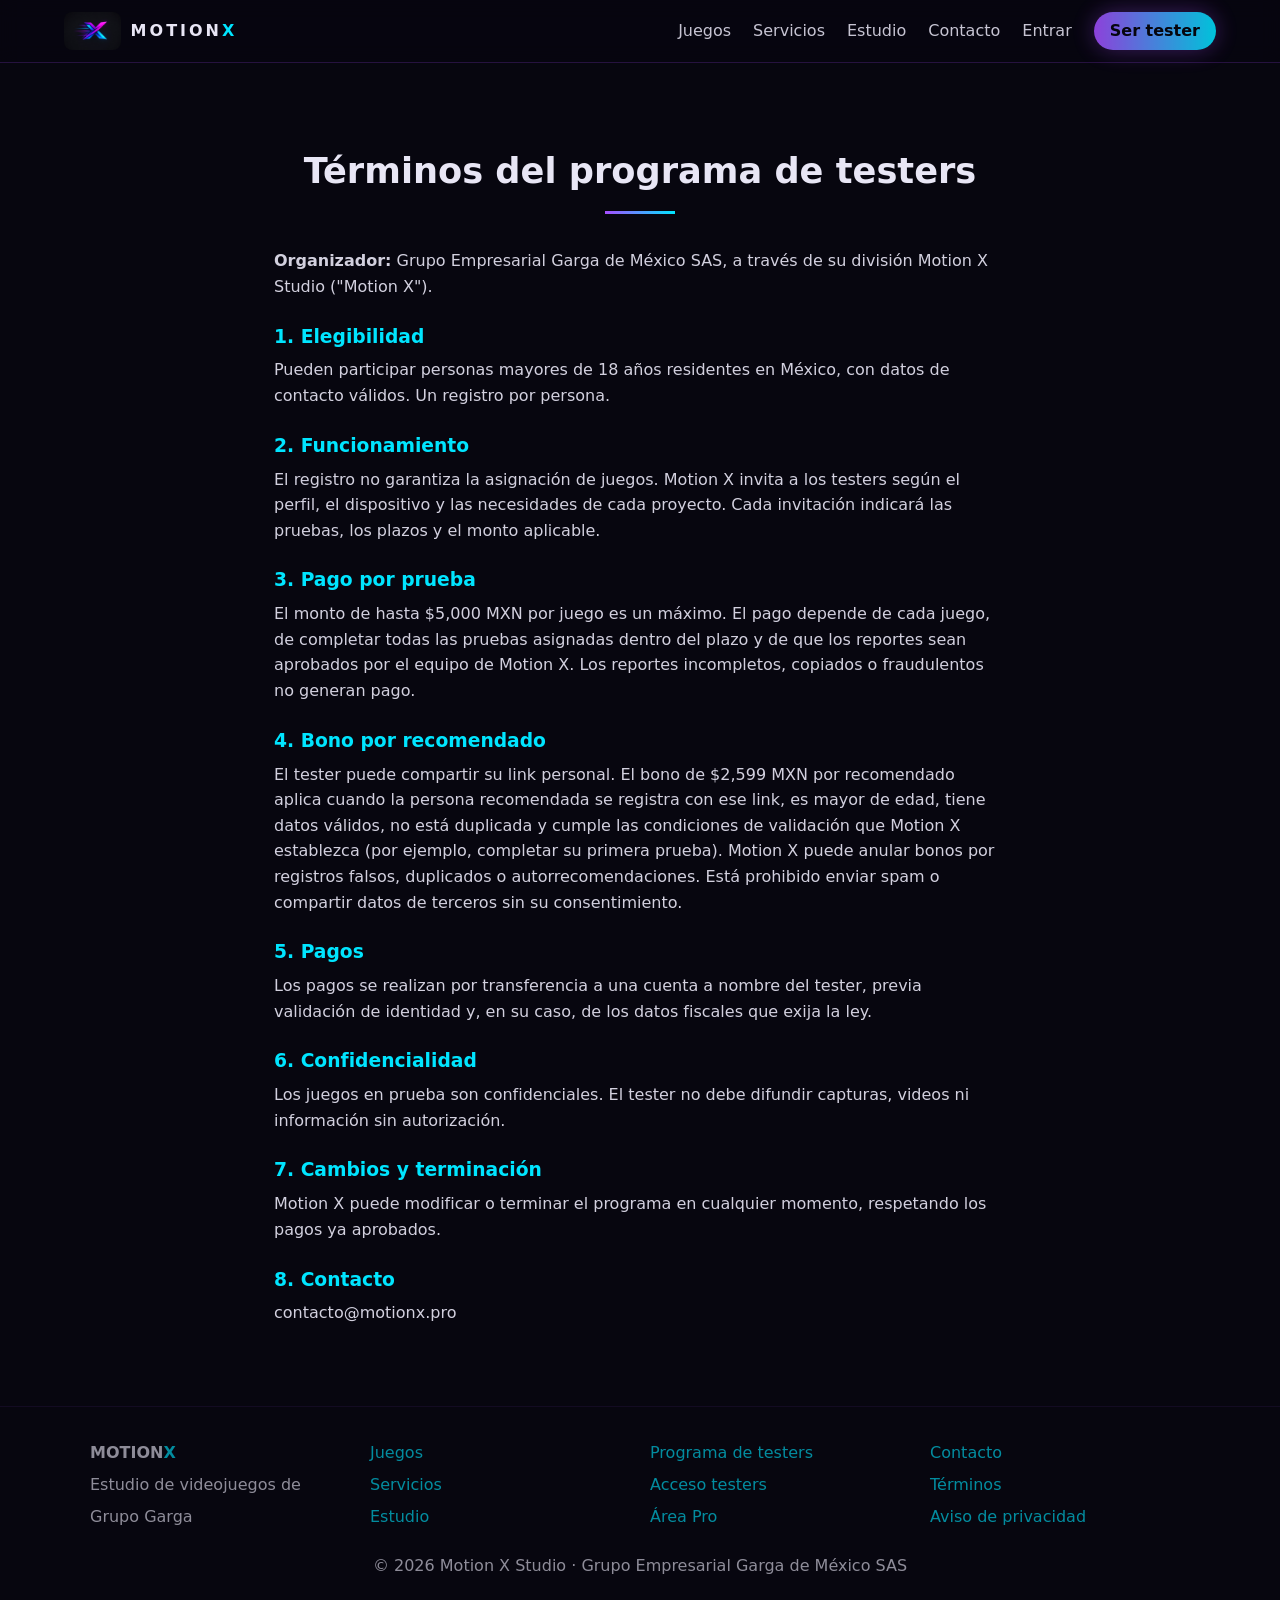
<file: terminos/index.html>
<!doctype html><html lang="es"><head><meta charset="utf-8"><meta name="viewport" content="width=device-width,initial-scale=1"><title>Términos del programa de testers | Motion X</title><meta name="description" content="Motion X, estudio de videojuegos de Grupo Garga."><link rel="icon" href="/assets/logo.jpg"><link rel="stylesheet" href="/style.css"></head><body>
<header class="nav"><a href="/" class="brand"><img src="/assets/logo.jpg" alt="Motion X"><span>MOTION<b>X</b></span></a><button class="burger" aria-label="Menú" onclick="document.body.classList.toggle('menu')">☰</button><nav><a href="/juegos/">Juegos</a><a href="/servicios/">Servicios</a><a href="/estudio/">Estudio</a><a href="/contacto/">Contacto</a><a href="/login/">Entrar</a><a href="/registro/" class="btn sm">Ser tester</a></nav></header><section class="sec legal"><h2>Términos del programa de testers</h2>
<p><b>Organizador:</b> Grupo Empresarial Garga de México SAS, a través de su división Motion X Studio ("Motion X").</p>
<h3>1. Elegibilidad</h3><p>Pueden participar personas mayores de 18 años residentes en México, con datos de contacto válidos. Un registro por persona.</p>
<h3>2. Funcionamiento</h3><p>El registro no garantiza la asignación de juegos. Motion X invita a los testers según el perfil, el dispositivo y las necesidades de cada proyecto. Cada invitación indicará las pruebas, los plazos y el monto aplicable.</p>
<h3>3. Pago por prueba</h3><p>El monto de hasta $5,000 MXN por juego es un máximo. El pago depende de cada juego, de completar todas las pruebas asignadas dentro del plazo y de que los reportes sean aprobados por el equipo de Motion X. Los reportes incompletos, copiados o fraudulentos no generan pago.</p>
<h3>4. Bono por recomendado</h3><p>El tester puede compartir su link personal. El bono de $2,599 MXN por recomendado aplica cuando la persona recomendada se registra con ese link, es mayor de edad, tiene datos válidos, no está duplicada y cumple las condiciones de validación que Motion X establezca (por ejemplo, completar su primera prueba). Motion X puede anular bonos por registros falsos, duplicados o autorrecomendaciones. Está prohibido enviar spam o compartir datos de terceros sin su consentimiento.</p>
<h3>5. Pagos</h3><p>Los pagos se realizan por transferencia a una cuenta a nombre del tester, previa validación de identidad y, en su caso, de los datos fiscales que exija la ley.</p>
<h3>6. Confidencialidad</h3><p>Los juegos en prueba son confidenciales. El tester no debe difundir capturas, videos ni información sin autorización.</p>
<h3>7. Cambios y terminación</h3><p>Motion X puede modificar o terminar el programa en cualquier momento, respetando los pagos ya aprobados.</p>
<h3>8. Contacto</h3><p>contacto@motionx.pro</p></section><footer><div class="fcols"><div><b>MOTION<span class="c">X</span></b><br>Estudio de videojuegos de Grupo Garga</div><div><a href="/juegos/">Juegos</a><br><a href="/servicios/">Servicios</a><br><a href="/estudio/">Estudio</a></div><div><a href="/registro/">Programa de testers</a><br><a href="/login/">Acceso testers</a><br><a href="/pro/">Área Pro</a></div><div><a href="/contacto/">Contacto</a><br><a href="/terminos/">Términos</a><br><a href="/privacidad/">Aviso de privacidad</a></div></div><p>© 2026 Motion X Studio · Grupo Empresarial Garga de México SAS</p></footer></body></html>
</file>
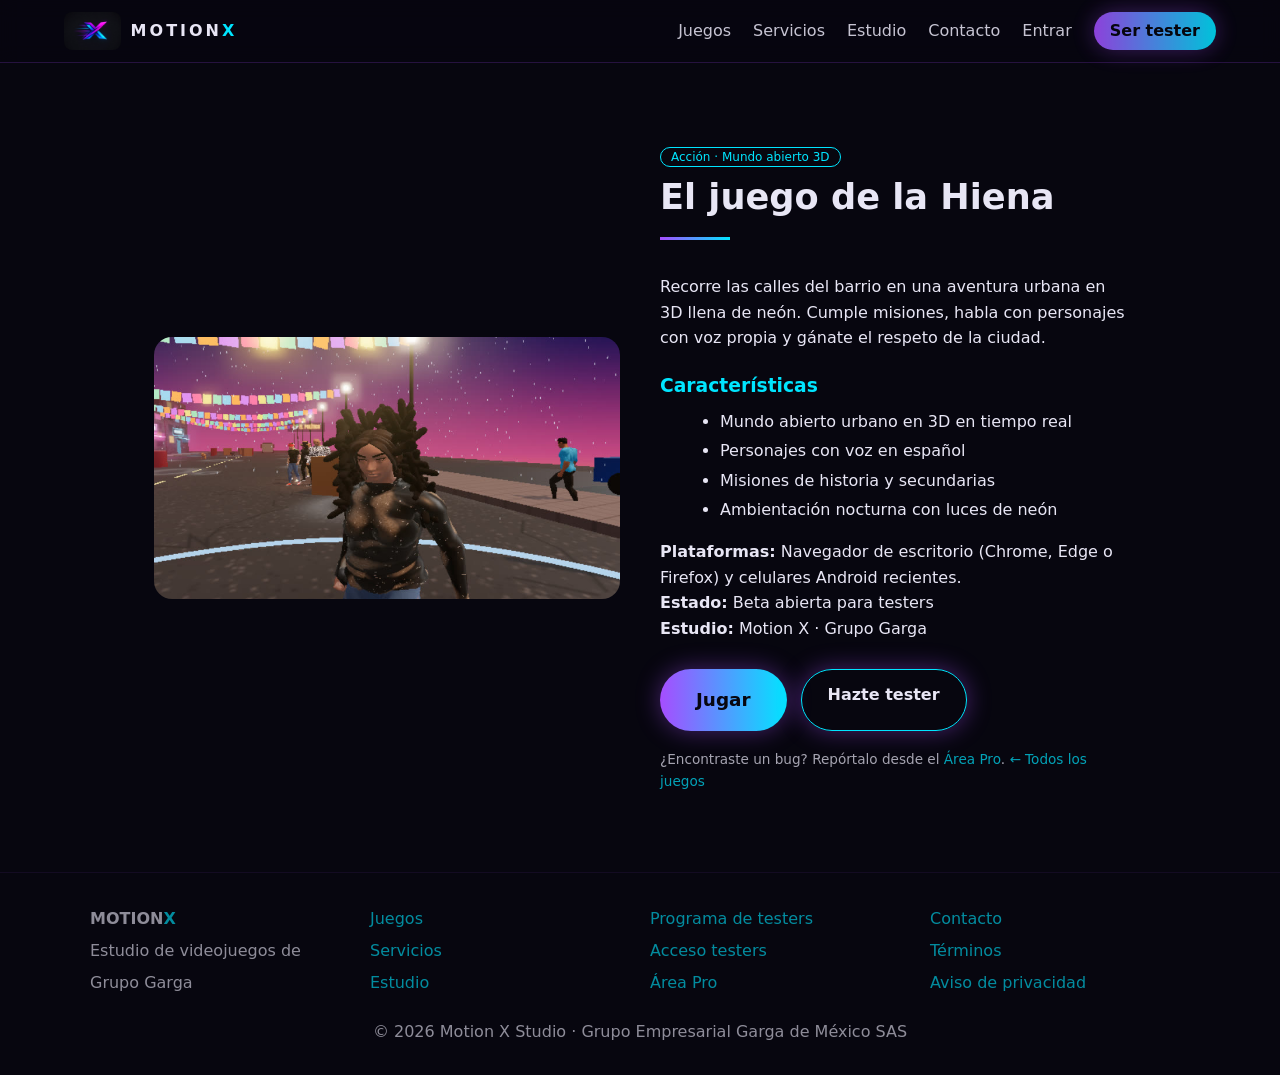
<file: juegos/hiena/index.html>
<!doctype html><html lang="es"><head><meta charset="utf-8"><meta name="viewport" content="width=device-width,initial-scale=1"><title>El juego de la Hiena | Motion X</title><meta name="description" content="Recorre las calles del barrio en una aventura urbana en 3D llena de neón. Cumple misiones, habla con personajes con voz propia y gánate el respeto de la ciudad."><link rel="icon" href="/assets/logo.jpg"><link rel="stylesheet" href="/style.css"></head><body>
<header class="nav"><a href="/" class="brand"><img src="/assets/logo.jpg" alt="Motion X"><span>MOTION<b>X</b></span></a><button class="burger" aria-label="Menú" onclick="document.body.classList.toggle('menu')">☰</button><nav><a href="/juegos/">Juegos</a><a href="/servicios/">Servicios</a><a href="/estudio/">Estudio</a><a href="/contacto/">Contacto</a><a href="/login/">Entrar</a><a href="/registro/" class="btn sm">Ser tester</a></nav></header><section class="sec split"><img src="/assets/hiena.jpg" alt="El juego de la Hiena"><div><span class="pill">Acción · Mundo abierto 3D</span><h2 style="text-align:left">El juego de la Hiena</h2><p>Recorre las calles del barrio en una aventura urbana en 3D llena de neón. Cumple misiones, habla con personajes con voz propia y gánate el respeto de la ciudad.</p>
<h3 class="c" style="margin-top:20px">Características</h3><ul class="list"><li>Mundo abierto urbano en 3D en tiempo real</li><li>Personajes con voz en español</li><li>Misiones de historia y secundarias</li><li>Ambientación nocturna con luces de neón</li></ul>
<p><b>Plataformas:</b> Navegador de escritorio (Chrome, Edge o Firefox) y celulares Android recientes.<br><b>Estado:</b> Beta abierta para testers<br><b>Estudio:</b> Motion X · Grupo Garga</p>
<div class="cta"><a class="btn xl" href="http://108.181.203.225:10060/" target="_blank" rel="noopener">Jugar</a><a class="btn ghost" href="/registro/">Hazte tester</a></div>
<p class="note">¿Encontraste un bug? Repórtalo desde el <a href="/pro/">Área Pro</a>. <a href="/juegos/">← Todos los juegos</a></p></div></section><footer><div class="fcols"><div><b>MOTION<span class="c">X</span></b><br>Estudio de videojuegos de Grupo Garga</div><div><a href="/juegos/">Juegos</a><br><a href="/servicios/">Servicios</a><br><a href="/estudio/">Estudio</a></div><div><a href="/registro/">Programa de testers</a><br><a href="/login/">Acceso testers</a><br><a href="/pro/">Área Pro</a></div><div><a href="/contacto/">Contacto</a><br><a href="/terminos/">Términos</a><br><a href="/privacidad/">Aviso de privacidad</a></div></div><p>© 2026 Motion X Studio · Grupo Empresarial Garga de México SAS</p></footer></body></html>
</file>
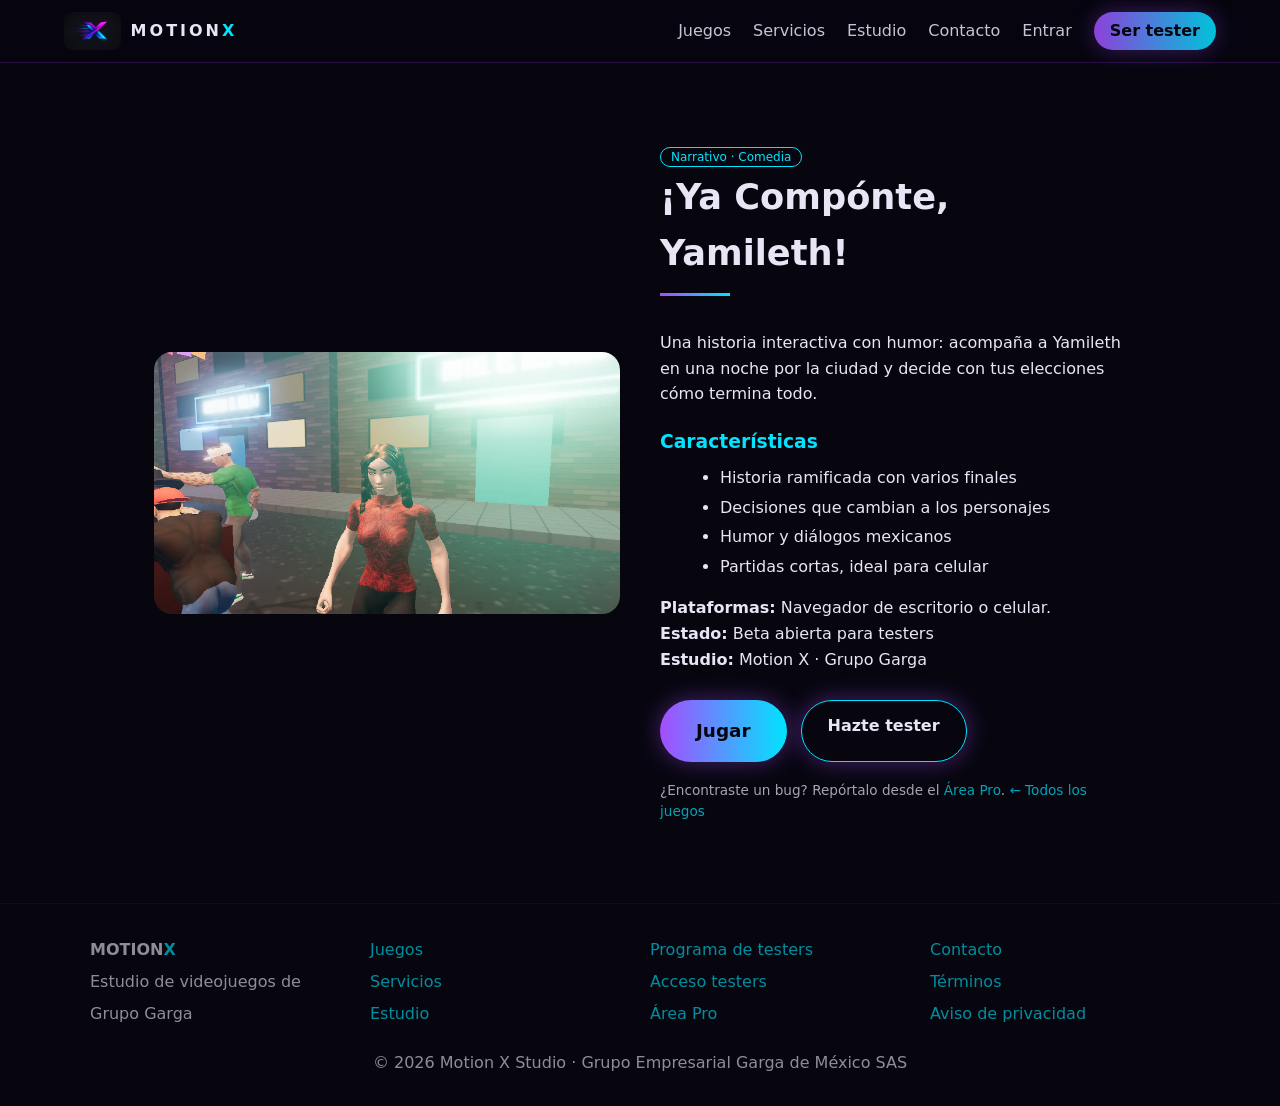
<file: juegos/yamileth/index.html>
<!doctype html><html lang="es"><head><meta charset="utf-8"><meta name="viewport" content="width=device-width,initial-scale=1"><title>¡Ya Compónte, Yamileth! | Motion X</title><meta name="description" content="Una historia interactiva con humor: acompaña a Yamileth en una noche por la ciudad y decide con tus elecciones cómo termina todo."><link rel="icon" href="/assets/logo.jpg"><link rel="stylesheet" href="/style.css"></head><body>
<header class="nav"><a href="/" class="brand"><img src="/assets/logo.jpg" alt="Motion X"><span>MOTION<b>X</b></span></a><button class="burger" aria-label="Menú" onclick="document.body.classList.toggle('menu')">☰</button><nav><a href="/juegos/">Juegos</a><a href="/servicios/">Servicios</a><a href="/estudio/">Estudio</a><a href="/contacto/">Contacto</a><a href="/login/">Entrar</a><a href="/registro/" class="btn sm">Ser tester</a></nav></header><section class="sec split"><img src="/assets/yamileth.jpg" alt="¡Ya Compónte, Yamileth!"><div><span class="pill">Narrativo · Comedia</span><h2 style="text-align:left">¡Ya Compónte, Yamileth!</h2><p>Una historia interactiva con humor: acompaña a Yamileth en una noche por la ciudad y decide con tus elecciones cómo termina todo.</p>
<h3 class="c" style="margin-top:20px">Características</h3><ul class="list"><li>Historia ramificada con varios finales</li><li>Decisiones que cambian a los personajes</li><li>Humor y diálogos mexicanos</li><li>Partidas cortas, ideal para celular</li></ul>
<p><b>Plataformas:</b> Navegador de escritorio o celular.<br><b>Estado:</b> Beta abierta para testers<br><b>Estudio:</b> Motion X · Grupo Garga</p>
<div class="cta"><a class="btn xl" href="http://108.181.203.225:10056/" target="_blank" rel="noopener">Jugar</a><a class="btn ghost" href="/registro/">Hazte tester</a></div>
<p class="note">¿Encontraste un bug? Repórtalo desde el <a href="/pro/">Área Pro</a>. <a href="/juegos/">← Todos los juegos</a></p></div></section><footer><div class="fcols"><div><b>MOTION<span class="c">X</span></b><br>Estudio de videojuegos de Grupo Garga</div><div><a href="/juegos/">Juegos</a><br><a href="/servicios/">Servicios</a><br><a href="/estudio/">Estudio</a></div><div><a href="/registro/">Programa de testers</a><br><a href="/login/">Acceso testers</a><br><a href="/pro/">Área Pro</a></div><div><a href="/contacto/">Contacto</a><br><a href="/terminos/">Términos</a><br><a href="/privacidad/">Aviso de privacidad</a></div></div><p>© 2026 Motion X Studio · Grupo Empresarial Garga de México SAS</p></footer></body></html>
</file>
<file: style.css>
:root{--p:#a64dff;--c:#00e5ff;--bg:#07060f;--t:#e8e6f5}*{box-sizing:border-box;margin:0}body{font-family:system-ui,Segoe UI,Roboto,sans-serif;background:var(--bg);color:var(--t);line-height:1.6}a{color:inherit;text-decoration:none}
.nav{position:sticky;top:0;z-index:9;display:flex;justify-content:space-between;align-items:center;padding:12px 5vw;background:#07060fcc;backdrop-filter:blur(10px);border-bottom:1px solid #a64dff33}.brand{display:flex;align-items:center;gap:10px;font-weight:800;letter-spacing:3px}.brand img{height:38px;border-radius:8px}.brand b{color:var(--c)}nav a{margin-left:22px;opacity:.85}nav a:hover{color:var(--c)}
.btn{display:inline-block;padding:12px 26px;border-radius:40px;background:linear-gradient(90deg,var(--p),var(--c));color:#07060f;font-weight:700;border:0;cursor:pointer;box-shadow:0 0 24px #a64dff66}.btn.ghost{background:none;color:var(--t);border:1px solid var(--c)}.btn.sm{padding:6px 16px}
.hero{position:relative;min-height:88vh;display:flex;align-items:center;justify-content:space-between;gap:4vw;padding:6vh 5vw;overflow:hidden;flex-wrap:wrap}.glow{position:absolute;inset:-20%;background:radial-gradient(circle at 70% 40%,#a64dff40,transparent 45%),radial-gradient(circle at 20% 80%,#00e5ff30,transparent 40%);z-index:-1}.hero-in{max-width:600px}.tag{color:var(--c);letter-spacing:2px;text-transform:uppercase;font-size:.85rem}h1{font-size:clamp(2.4rem,6vw,4.4rem);line-height:1.1;margin:14px 0}.grad{background:linear-gradient(90deg,var(--p),var(--c));-webkit-background-clip:text;color:transparent}.lead{opacity:.85;font-size:1.15rem}.cta{margin-top:28px;display:flex;gap:14px;flex-wrap:wrap}.hero-logo{width:min(460px,90vw);border-radius:20px;box-shadow:0 0 60px #a64dff55,0 0 120px #00e5ff22}
.sec{padding:80px 5vw}.sec.alt{background:#0d0b1c}h2{font-size:2.2rem;margin-bottom:34px;text-align:center}h2:after{content:"";display:block;width:70px;height:3px;margin:12px auto 0;background:linear-gradient(90deg,var(--p),var(--c))}
.grid2{display:grid;grid-template-columns:repeat(auto-fit,minmax(300px,1fr));gap:28px;max-width:1100px;margin:auto}.card{background:#120f24;border:1px solid #a64dff33;border-radius:18px;overflow:hidden;transition:.3s}.card:hover{transform:translateY(-6px);box-shadow:0 0 30px #00e5ff33}.card img{width:100%;aspect-ratio:16/9;object-fit:cover}.pad{padding:22px}.pill{font-size:.75rem;color:var(--c);border:1px solid var(--c);border-radius:20px;padding:2px 10px}.card h3{margin:10px 0 6px;font-size:1.4rem}
.grid3{display:grid;grid-template-columns:repeat(auto-fit,minmax(240px,1fr));gap:22px;max-width:1100px;margin:auto}.svc{padding:26px;border-radius:16px;background:#141129;border:1px solid #00e5ff22}.svc i{font-style:normal;font-size:2rem}.svc h3{margin:8px 0}.svc p{opacity:.8}
.split{display:grid;grid-template-columns:repeat(auto-fit,minmax(300px,1fr));gap:40px;align-items:center;max-width:1100px;margin:auto}.split img{width:100%;border-radius:18px}.split h2{text-align:left}.split h2:after{margin-left:0}.stats{list-style:none;padding:0;display:flex;gap:26px;margin-top:22px}.stats b{display:block;font-size:1.8rem;color:var(--c)}
.form{max-width:560px;margin:24px auto;display:grid;gap:12px}.form input,.form textarea{padding:14px;border-radius:12px;border:1px solid #a64dff55;background:#07060f;color:var(--t);font:inherit}.center{text-align:center}.small{opacity:.6;font-size:.9rem}footer{text-align:center;padding:30px;opacity:.6;border-top:1px solid #a64dff22}
@media(max-width:700px){nav a:not(.btn){display:none}}
.big{font-size:clamp(1.3rem,3vw,1.8rem);margin-top:6px}.money{color:var(--c);text-shadow:0 0 18px #00e5ff99;font-size:1.2em}.btn.xl{padding:16px 36px;font-size:1.15rem;animation:pulse 2s infinite}@keyframes pulse{50%{box-shadow:0 0 44px #00e5ffaa}}
.note{font-size:.85rem;opacity:.7;margin-top:18px}.note a,.legal a,.chk a,footer a{color:var(--c)}.strip{padding-top:30px}
.box{max-width:620px;margin:auto;background:#120f24;border:1px solid #a64dff44;border-radius:20px;padding:30px}.form select{padding:14px;border-radius:12px;border:1px solid #a64dff55;background:#07060f;color:var(--t);font:inherit}
.chips{border:1px solid #a64dff55;border-radius:12px;padding:12px;display:flex;flex-wrap:wrap;gap:8px}.chips legend{padding:0 6px;opacity:.8}.chips label{background:#1b1735;padding:6px 12px;border-radius:20px;font-size:.9rem}.chk{font-size:.9rem}.hp{position:absolute;left:-9999px}
.reflink{margin-top:20px;text-align:center}.reflink input{width:100%;padding:12px;border-radius:10px;border:1px solid var(--c);background:#07060f;color:var(--c);margin:12px 0;font:inherit}.center-row{justify-content:center}.btn.wa{background:#25d366}.btn.fb{background:#1877f2;color:#fff}
.legal{max-width:860px;margin:auto}.legal h3{margin:22px 0 6px;color:var(--c)}.legal p{opacity:.9}
table{width:100%;border-collapse:collapse;font-size:.88rem}th,td{padding:8px;border-bottom:1px solid #a64dff33;text-align:left}th{color:var(--c)}.wrap{overflow-x:auto}
.c{color:var(--c)}.list{margin:8px 0 16px 20px}.list li{margin:4px 0}.burger{display:none;background:none;border:0;color:var(--t);font-size:1.6rem}
footer{text-align:left}.fcols{display:grid;grid-template-columns:repeat(auto-fit,minmax(170px,1fr));gap:20px;max-width:1100px;margin:0 auto 20px;line-height:2}footer>p{text-align:center}
.prog{height:16px;background:#1b1735;border-radius:10px;overflow:hidden;margin:14px 0}.prog>div{height:100%;background:linear-gradient(90deg,var(--p),var(--c))}
.kpis{display:grid;grid-template-columns:repeat(auto-fit,minmax(150px,1fr));gap:14px}.kpi{background:#141129;border:1px solid #00e5ff33;border-radius:14px;padding:16px;text-align:center}.kpi b{display:block;font-size:1.7rem;color:var(--c)}
.lock{filter:blur(3px);pointer-events:none;opacity:.5}.pro-sec{max-width:1100px;margin:0 auto 40px}.pro-sec h3{margin-bottom:14px}
@media(max-width:700px){.burger{display:block}nav{display:none}body.menu nav{display:flex;flex-direction:column;position:absolute;top:62px;right:0;left:0;background:#07060f;padding:16px 5vw;gap:12px}body.menu nav a{margin:0;display:block}nav a:not(.btn){display:block}}
</file>
